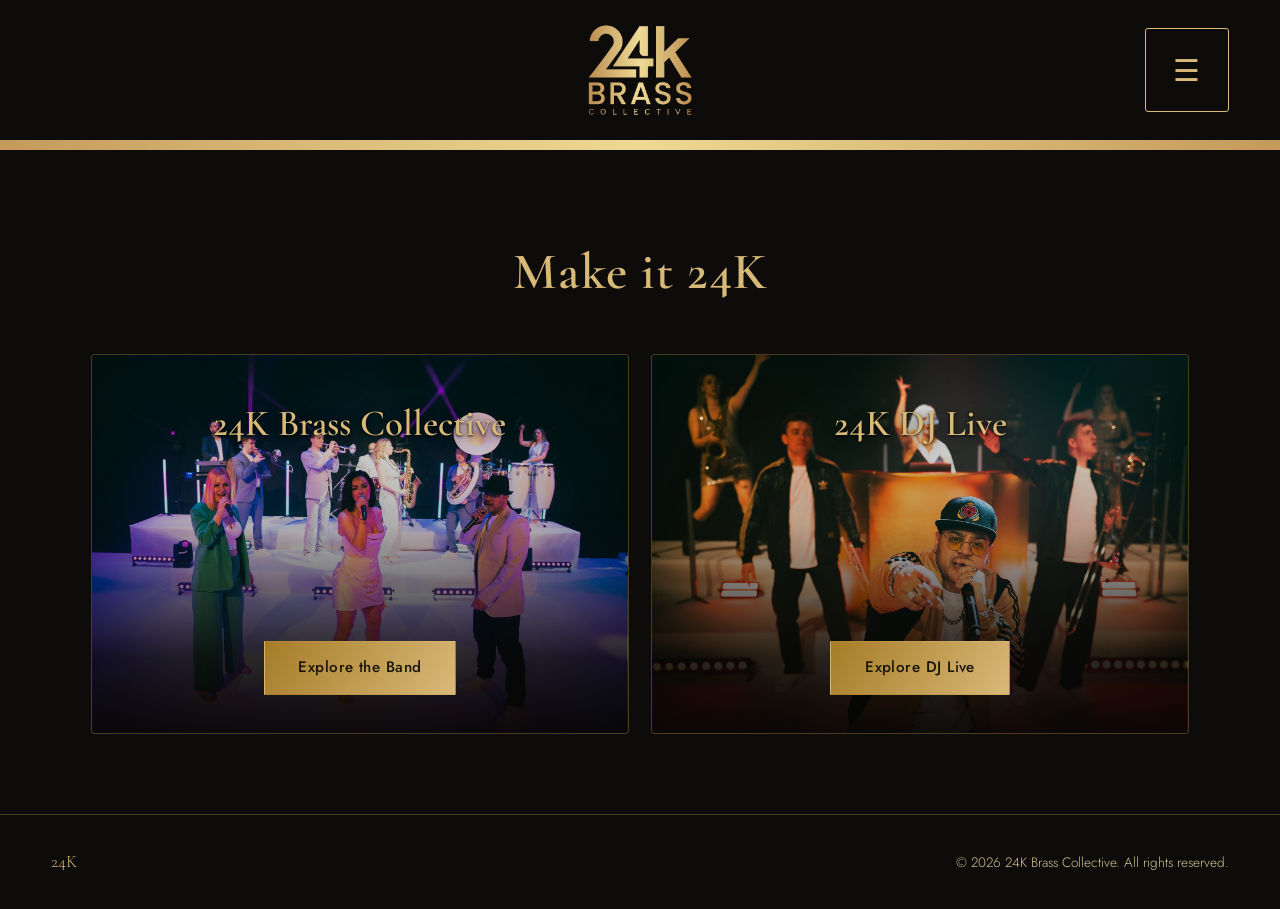
<file: index.html>
<!DOCTYPE html>
<html lang="en">
<head>
<meta charset="UTF-8">
<meta name="viewport" content="width=device-width, initial-scale=1.0">
<title>24K — Live Brass Band &amp; DJ Live for Weddings &amp; Events</title>
<meta name="description" content="24K brings your event to life — choose the full live brass experience with 24K Brass Collective, or 24K DJ Live for a DJ set fused with live horns and vocals.">
<link rel="stylesheet" href="styles.css">
</head>
<body style="background-color:#0d0c0a; margin:0;">

<header class="site-header centered" style="background-color:#0d0c0a;">
  <a class="brand" href="index.html">
    <img src="images/logo.png" alt="24K Brass Collective logo">
  </a>
  <nav class="main-nav">
    <button class="nav-toggle" aria-label="Toggle menu" aria-expanded="false"><span class="bars">☰</span></button>
    <ul>
      <li><a href="index.html" class="active">24K</a></li>
      <li class="nav-group-label"><a href="band/index.html">24K Brass Collective</a></li>
      <li class="nav-sub"><a href="band/photos.html">Photos</a></li>
      <li class="nav-sub"><a href="band/video.html">Videos</a></li>
      <li class="nav-sub"><a href="band/contact.html">Contact</a></li>
      <li class="nav-group-label"><a href="dj/index.html">24K DJ Live</a></li>
      <li class="nav-sub"><a href="dj/photos.html">Photos</a></li>
      <li class="nav-sub"><a href="dj/video.html">Videos</a></li>
      <li class="nav-sub"><a href="dj/contact.html">Contact</a></li>
    </ul>
  </nav>
</header>
<div class="gold-bar"></div>

<section class="landing-masthead">
  <p class="make-it-24k">Make it 24K</p>
</section>

<div class="offer-grid">

  <a class="offer-card" href="band/index.html" style="background-image: linear-gradient(to bottom, rgba(6,5,4,.05) 0%, rgba(6,5,4,.25) 45%, rgba(6,5,4,.85) 80%, rgba(6,5,4,.96) 100%), url('images/hero-home.jpg');">
    <h2>24K Brass Collective</h2>
    <span class="btn filled">Explore the Band</span>
  </a>

  <a class="offer-card" href="dj/index.html" style="background-image: linear-gradient(to bottom, rgba(6,5,4,.05) 0%, rgba(6,5,4,.25) 45%, rgba(6,5,4,.85) 80%, rgba(6,5,4,.96) 100%), url('images/hero-dj.jpg');">
    <h2>24K DJ Live</h2>
    <span class="btn filled">Explore DJ Live</span>
  </a>

</div>

<footer>
  <span class="footer-brand">24K</span>
  <span>&copy; 2026 24K Brass Collective. All rights reserved.</span>
</footer>

<script>
  // Darken effect: on desktop (a real mouse), rely purely on the CSS
  // :hover rule below — don't fight it with scroll-based toggling.
  // On touch devices, darken whichever card is nearest the centre of
  // the screen, within a narrow band so more of the photo stays visible.
  const cards = document.querySelectorAll('.offer-card');
  const supportsHover = window.matchMedia('(hover: hover) and (pointer: fine)').matches;
  if (cards.length && !supportsHover) {
    let ticking = false;
    function updateCenterCard() {
      const viewportCenter = window.innerHeight / 2;
      cards.forEach(card => {
        const rect = card.getBoundingClientRect();
        const cardCenter = rect.top + rect.height / 2;
        const distance = Math.abs(cardCenter - viewportCenter);
        card.classList.toggle('in-view', distance < rect.height * 0.18);
      });
      ticking = false;
    }
    function onScroll() {
      if (!ticking) {
        ticking = true;
        requestAnimationFrame(updateCenterCard);
      }
    }
    window.addEventListener('scroll', onScroll, { passive: true });
    window.addEventListener('resize', onScroll);
    updateCenterCard();
  }

  document.querySelectorAll('.nav-toggle').forEach(btn => {
    btn.addEventListener('click', () => {
      const nav = btn.closest('.main-nav');
      nav.classList.toggle('open');
    });
  });
  document.addEventListener('click', (e) => {
    document.querySelectorAll('.main-nav.open').forEach(nav => {
      if (!nav.contains(e.target)) nav.classList.remove('open');
    });
  });
</script>

</body>
</html>
</file>
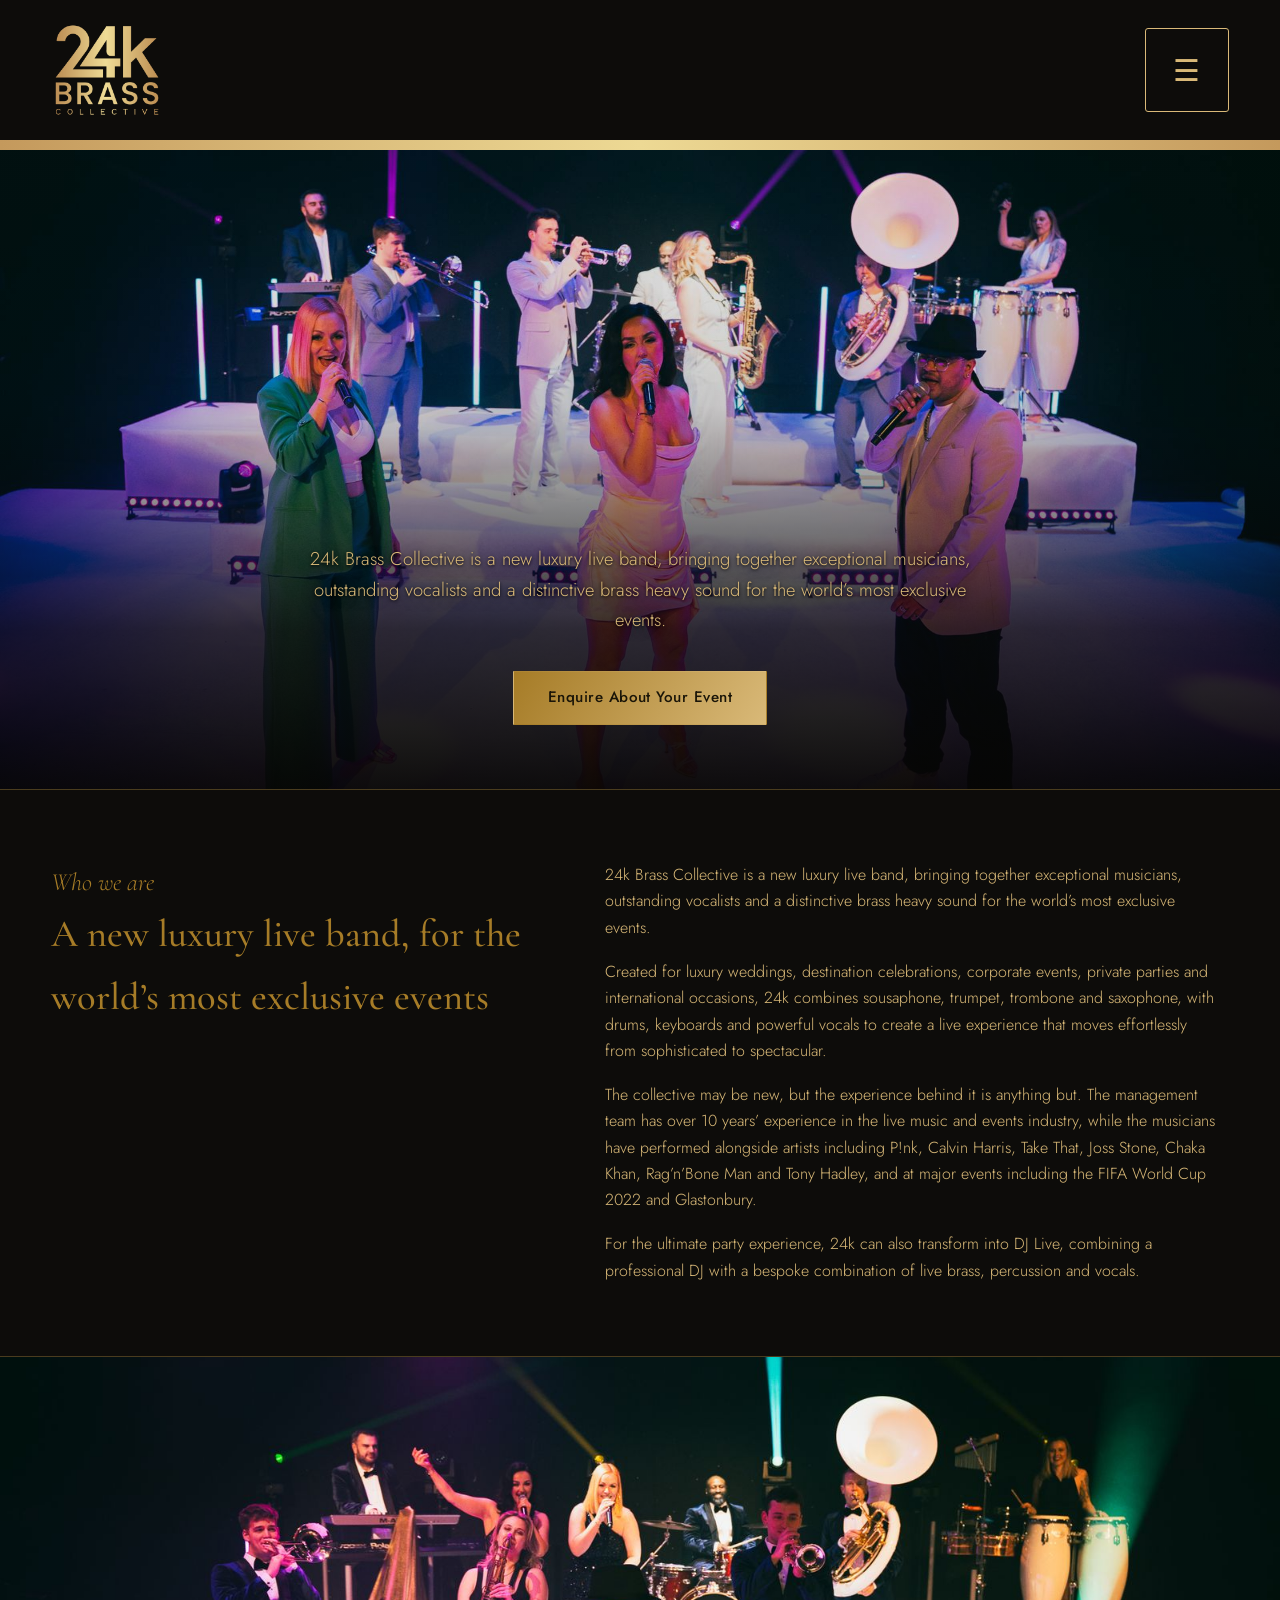
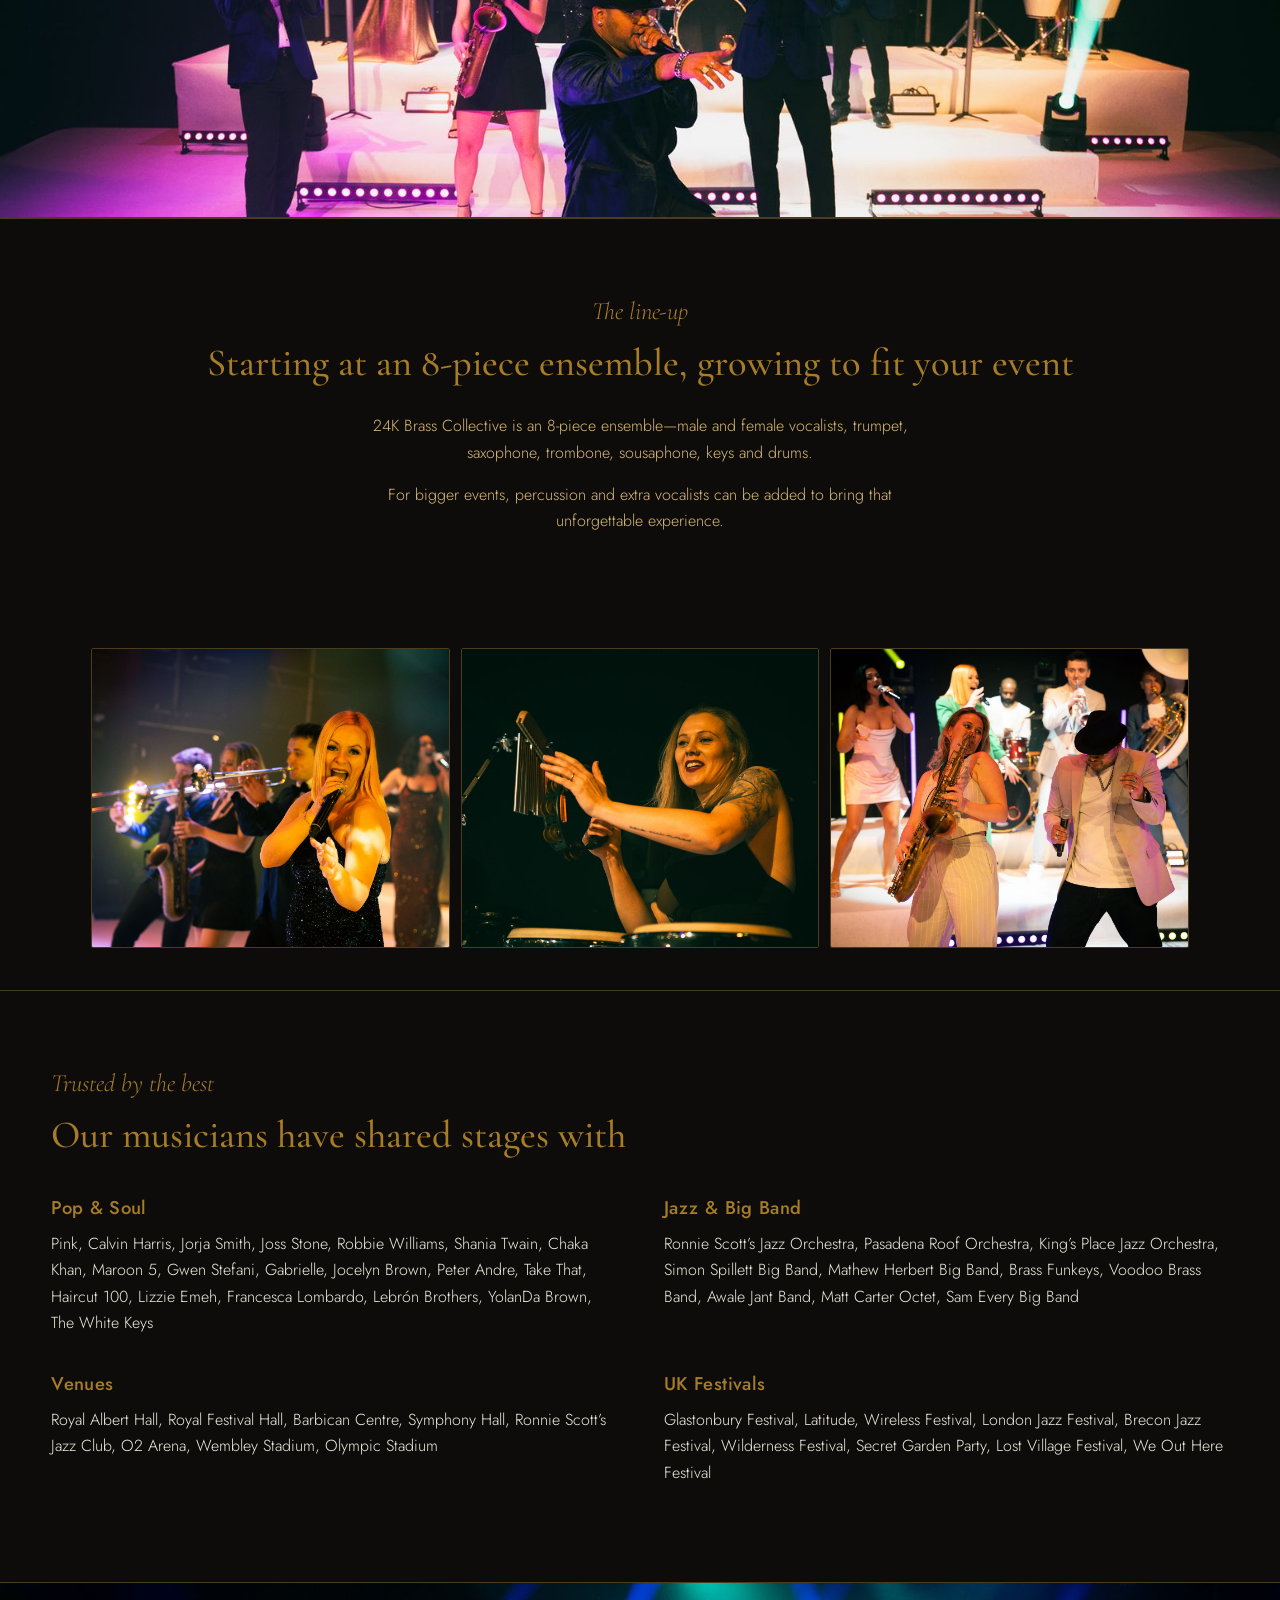
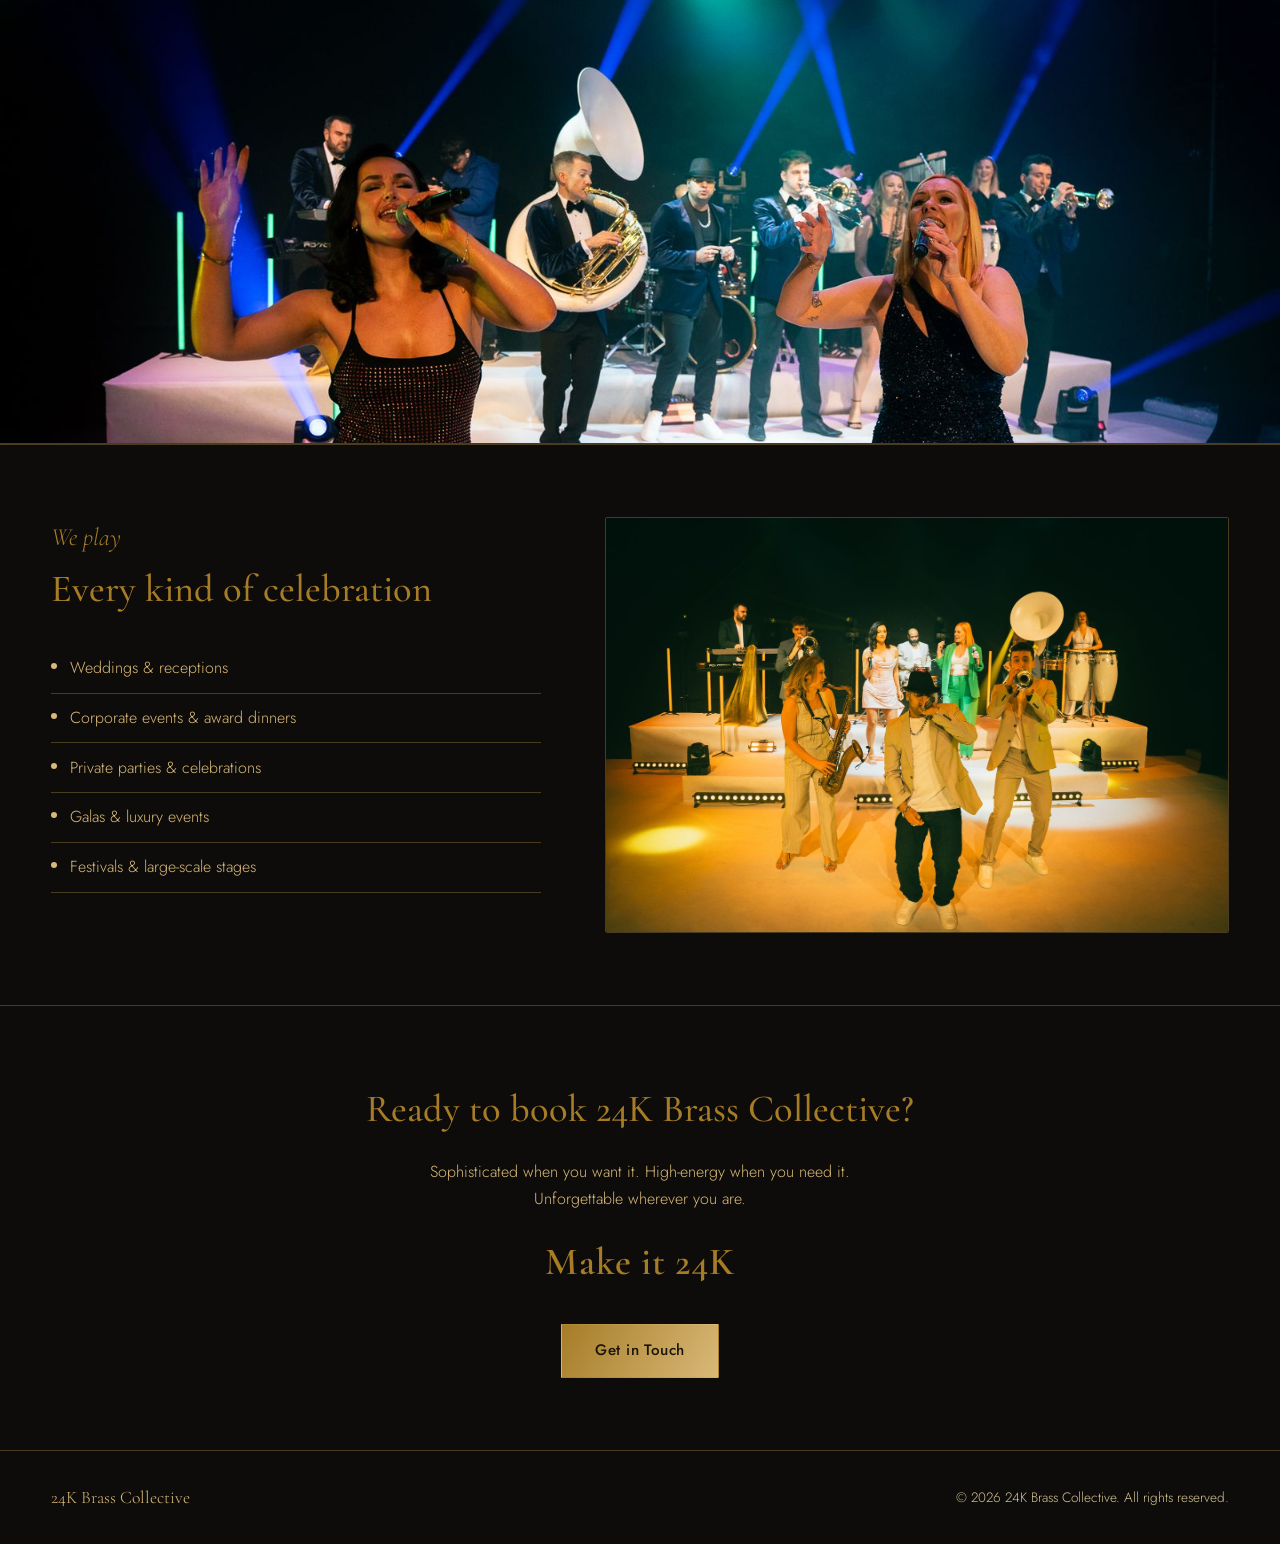
<file: band/index.html>
<!DOCTYPE html>
<html lang="en">
<head>
<meta charset="UTF-8">
<meta name="viewport" content="width=device-width, initial-scale=1.0">
<title>24K Brass Collective — Live Brass Band for Weddings &amp; Corporate Events</title>
<meta name="description" content="24k Brass Collective is a new luxury live band for the world's most exclusive events — luxury weddings, destination celebrations, corporate events and private parties. Brass-led sound, world-class musicians.">
<link rel="stylesheet" href="../styles.css">
</head>
<body style="background-color:#0d0c0a; margin:0;">

<header class="site-header" style="background-color:#0d0c0a;">
  <a class="brand" href="../index.html">
    <img src="../images/logo.png" alt="24K Brass Collective logo">
  </a>
  <nav class="main-nav">
    <button class="nav-toggle" aria-label="Toggle menu" aria-expanded="false"><span class="bars">☰</span></button>
    <ul>
      <li><a href="../index.html">24K</a></li>
      <li class="nav-group-label"><a href="index.html" class="active">24K Brass Collective</a></li>
      <li class="nav-sub"><a href="photos.html">Photos</a></li>
      <li class="nav-sub"><a href="video.html">Videos</a></li>
      <li class="nav-sub"><a href="contact.html">Contact</a></li>
      <li class="nav-group-label"><a href="../dj/index.html">24K DJ Live</a></li>
      <li class="nav-sub"><a href="../dj/photos.html">Photos</a></li>
      <li class="nav-sub"><a href="../dj/video.html">Videos</a></li>
      <li class="nav-sub"><a href="../dj/contact.html">Contact</a></li>
    </ul>
  </nav>
</header>
<div class="gold-bar"></div>

<section class="hero" style="background-image: linear-gradient(to bottom, rgba(6,5,4,.05) 0%, rgba(6,5,4,.15) 40%, rgba(6,5,4,.8) 75%, rgba(6,5,4,.96) 100%), url('../images/hero-home.jpg');">
  <p class="lede">24k Brass Collective is a new luxury live band, bringing together exceptional musicians, outstanding vocalists and a distinctive brass heavy sound for the world&rsquo;s most exclusive events.</p>
  <div style="margin-top:2.2rem;">
    <a class="btn filled" href="contact.html">Enquire About Your Event</a>
  </div>
</section>

<section>
  <div class="two-col">
    <div>
      <span class="eyebrow-line">Who we are</span>
      <h2 class="section-title">A new luxury live band, for the world&rsquo;s most exclusive events</h2>
    </div>
    <div class="prose">
      <p>24k Brass Collective is a new luxury live band, bringing together exceptional musicians, outstanding vocalists and a distinctive brass heavy sound for the world&rsquo;s most exclusive events.</p>
      <p>Created for luxury weddings, destination celebrations, corporate events, private parties and international occasions, 24k combines sousaphone, trumpet, trombone and saxophone, with drums, keyboards and powerful vocals to create a live experience that moves effortlessly from sophisticated to spectacular.</p>
      <p>The collective may be new, but the experience behind it is anything but. The management team has over 10 years&rsquo; experience in the live music and events industry, while the musicians have performed alongside artists including P!nk, Calvin Harris, Take That, Joss Stone, Chaka Khan, Rag&rsquo;n&rsquo;Bone Man and Tony Hadley, and at major events including the FIFA World Cup 2022 and Glastonbury.</p>
      <p>For the ultimate party experience, 24k can also transform into DJ Live, combining a professional DJ with a bespoke combination of live brass, percussion and vocals.</p>
    </div>
  </div>
</section>

<div class="photo-break">
  <img src="../images/band-gallery/gallery-wide-stage.jpg" alt="24K Brass Collective performing on stage">
</div>

<hr class="section-divider">

<section style="text-align:center;">
  <span class="eyebrow-line">The line-up</span>
  <h2 class="section-title">Starting at an 8-piece ensemble, growing to fit your event</h2>
  <p style="color:var(--gold-bright); max-width:66ch; margin:0.4rem auto 0;">24K Brass Collective is an 8-piece ensemble&mdash;male and female vocalists, trumpet, saxophone, trombone, sousaphone, keys and drums.</p>
  <p style="color:var(--gold-bright); margin:1rem auto 0; max-width:60ch;">For bigger events, percussion and extra vocalists can be added to bring that unforgettable experience.</p>
</section>

<div class="photo-grid cols-3">
  <img src="../images/band-gallery/gallery-singer-close.jpg" alt="24K Brass Collective vocalist performing">
  <img src="../images/band-gallery/gallery-percussion.jpg" alt="24K Brass Collective percussionist performing">
  <img src="../images/band-gallery/gallery-dj-sax.jpg" alt="24K Brass Collective saxophonist and vocalist performing">
</div>

<hr class="section-divider">

<section>
  <span class="eyebrow-line">Trusted by the best</span>
  <h2 class="section-title">Our musicians have shared stages with</h2>

  <div class="credits-block">
    <div>
      <h3>Pop &amp; Soul</h3>
      <p>Pink, Calvin Harris, Jorja Smith, Joss Stone, Robbie Williams, Shania Twain, Chaka Khan, Maroon 5, Gwen Stefani, Gabrielle, Jocelyn Brown, Peter Andre, Take That, Haircut 100, Lizzie Emeh, Francesca Lombardo, Lebr&oacute;n Brothers, YolanDa Brown, The White Keys</p>
    </div>
    <div>
      <h3>Jazz &amp; Big Band</h3>
      <p>Ronnie Scott&rsquo;s Jazz Orchestra, Pasadena Roof Orchestra, King&rsquo;s Place Jazz Orchestra, Simon Spillett Big Band, Mathew Herbert Big Band, Brass Funkeys, Voodoo Brass Band, Awale Jant Band, Matt Carter Octet, Sam Every Big Band</p>
    </div>
    <div>
      <h3>Venues</h3>
      <p>Royal Albert Hall, Royal Festival Hall, Barbican Centre, Symphony Hall, Ronnie Scott&rsquo;s Jazz Club, O2 Arena, Wembley Stadium, Olympic Stadium</p>
    </div>
    <div>
      <h3>UK Festivals</h3>
      <p>Glastonbury Festival, Latitude, Wireless Festival, London Jazz Festival, Brecon Jazz Festival, Wilderness Festival, Secret Garden Party, Lost Village Festival, We Out Here Festival</p>
    </div>
  </div>
</section>

<div class="photo-break">
  <img src="../images/band-gallery/gallery-duo-singers.jpg" alt="24K Brass Collective vocalists performing">
</div>

<hr class="section-divider">

<section>
  <div class="two-col">
    <div>
      <span class="eyebrow-line">We play</span>
      <h2 class="section-title">Every kind of celebration</h2>
      <ul class="enquiry-list" style="max-width:60ch;">
        <li>Weddings &amp; receptions</li>
        <li>Corporate events &amp; award dinners</li>
        <li>Private parties &amp; celebrations</li>
        <li>Galas &amp; luxury events</li>
        <li>Festivals &amp; large-scale stages</li>
      </ul>
    </div>
    <img class="section-photo" src="../images/section-we-play.jpg" alt="24K Brass Collective performing">
  </div>
</section>

<hr class="section-divider">

<section style="text-align:center;">
  <h2 class="section-title">Ready to book 24K Brass Collective?</h2>
  <p style="color:var(--gold-bright); max-width:52ch; margin:0 auto 1.2rem;">Sophisticated when you want it. High-energy when you need it.<br>Unforgettable wherever you are.</p>
  <p class="make-it-24k" style="font-size:clamp(1.6rem, 3.5vw, 2.4rem); margin:0 0 1.8rem; color:var(--gold-deep);">Make it 24K</p>
  <a class="btn filled" href="contact.html">Get in Touch</a>
</section>

<footer>
  <span class="footer-brand">24K Brass Collective</span>
  <span>&copy; 2026 24K Brass Collective. All rights reserved.</span>
</footer>

<script>
  const toggle = document.querySelector('.nav-toggle');
  const nav = document.querySelector('.main-nav');
  toggle.addEventListener('click', () => {
    nav.classList.toggle('open');
    toggle.setAttribute('aria-expanded', nav.classList.contains('open'));
  });
</script>

</body>
</html>
</file>
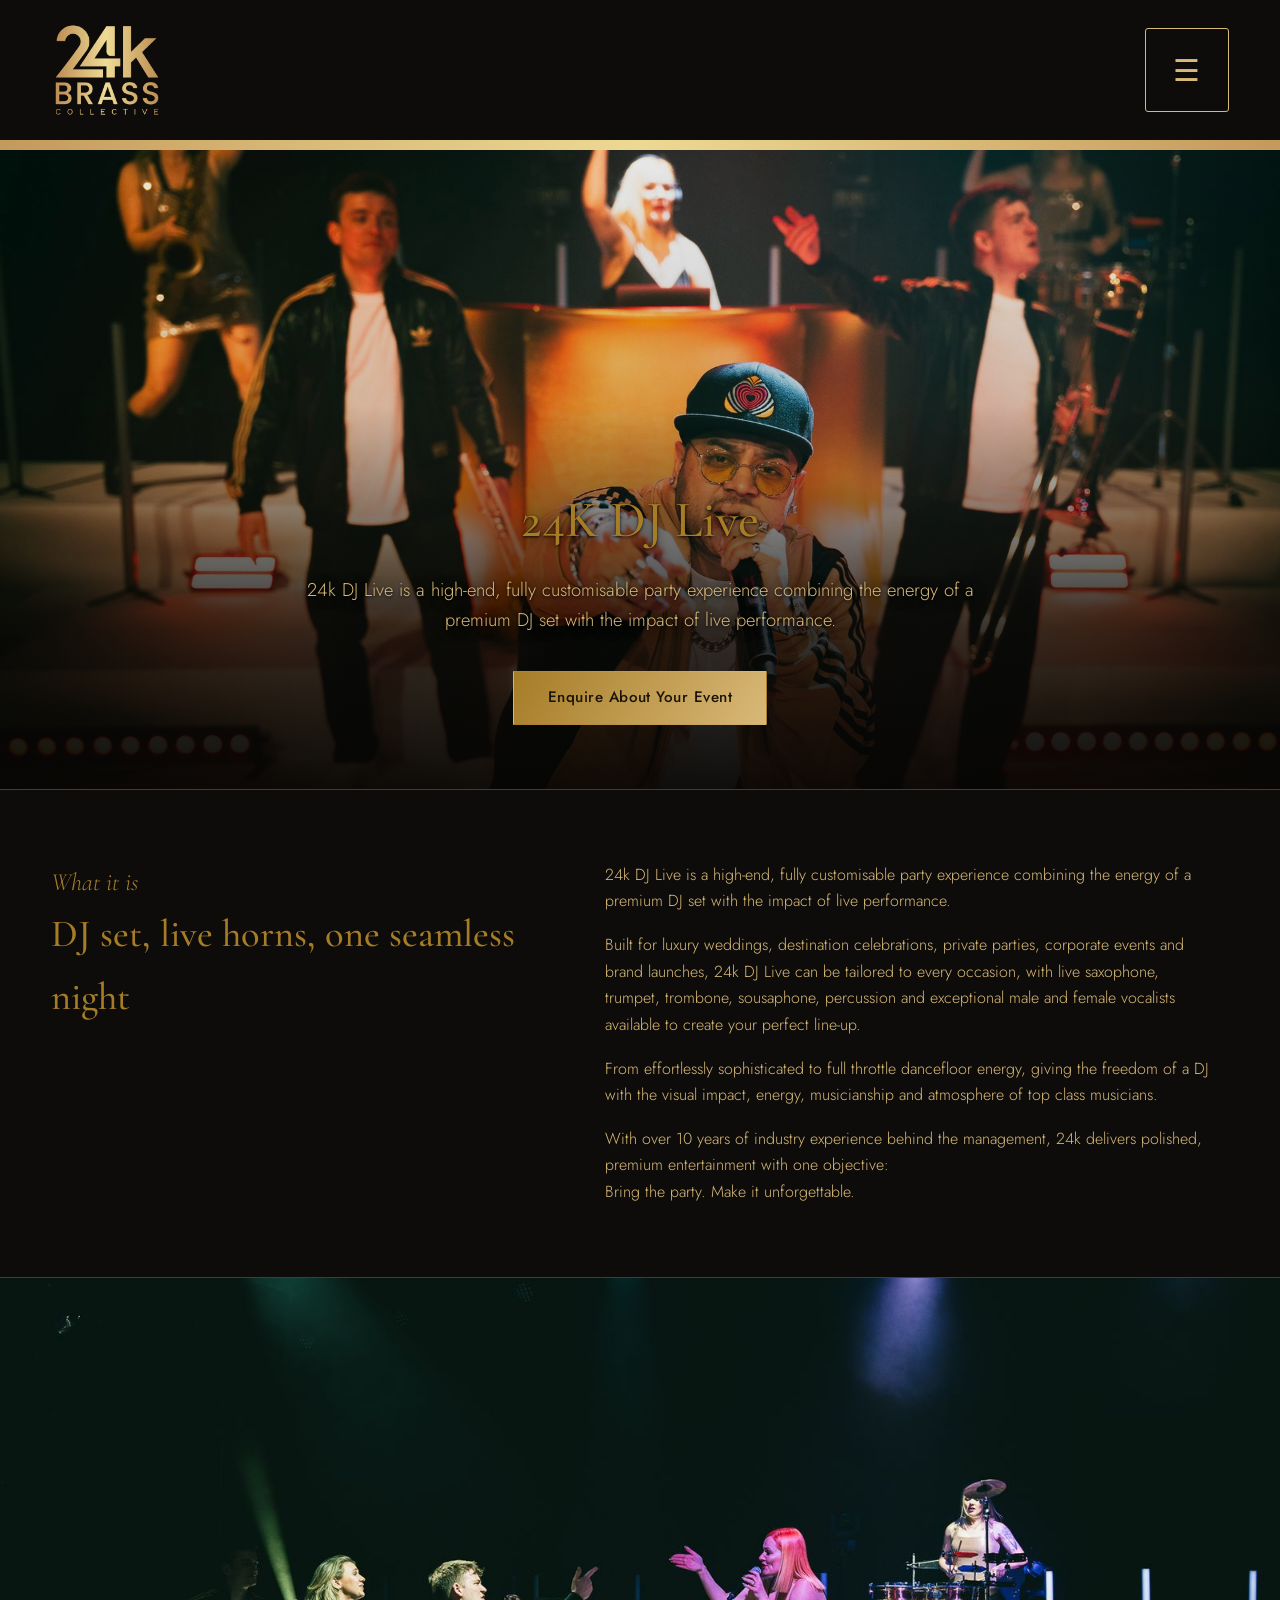
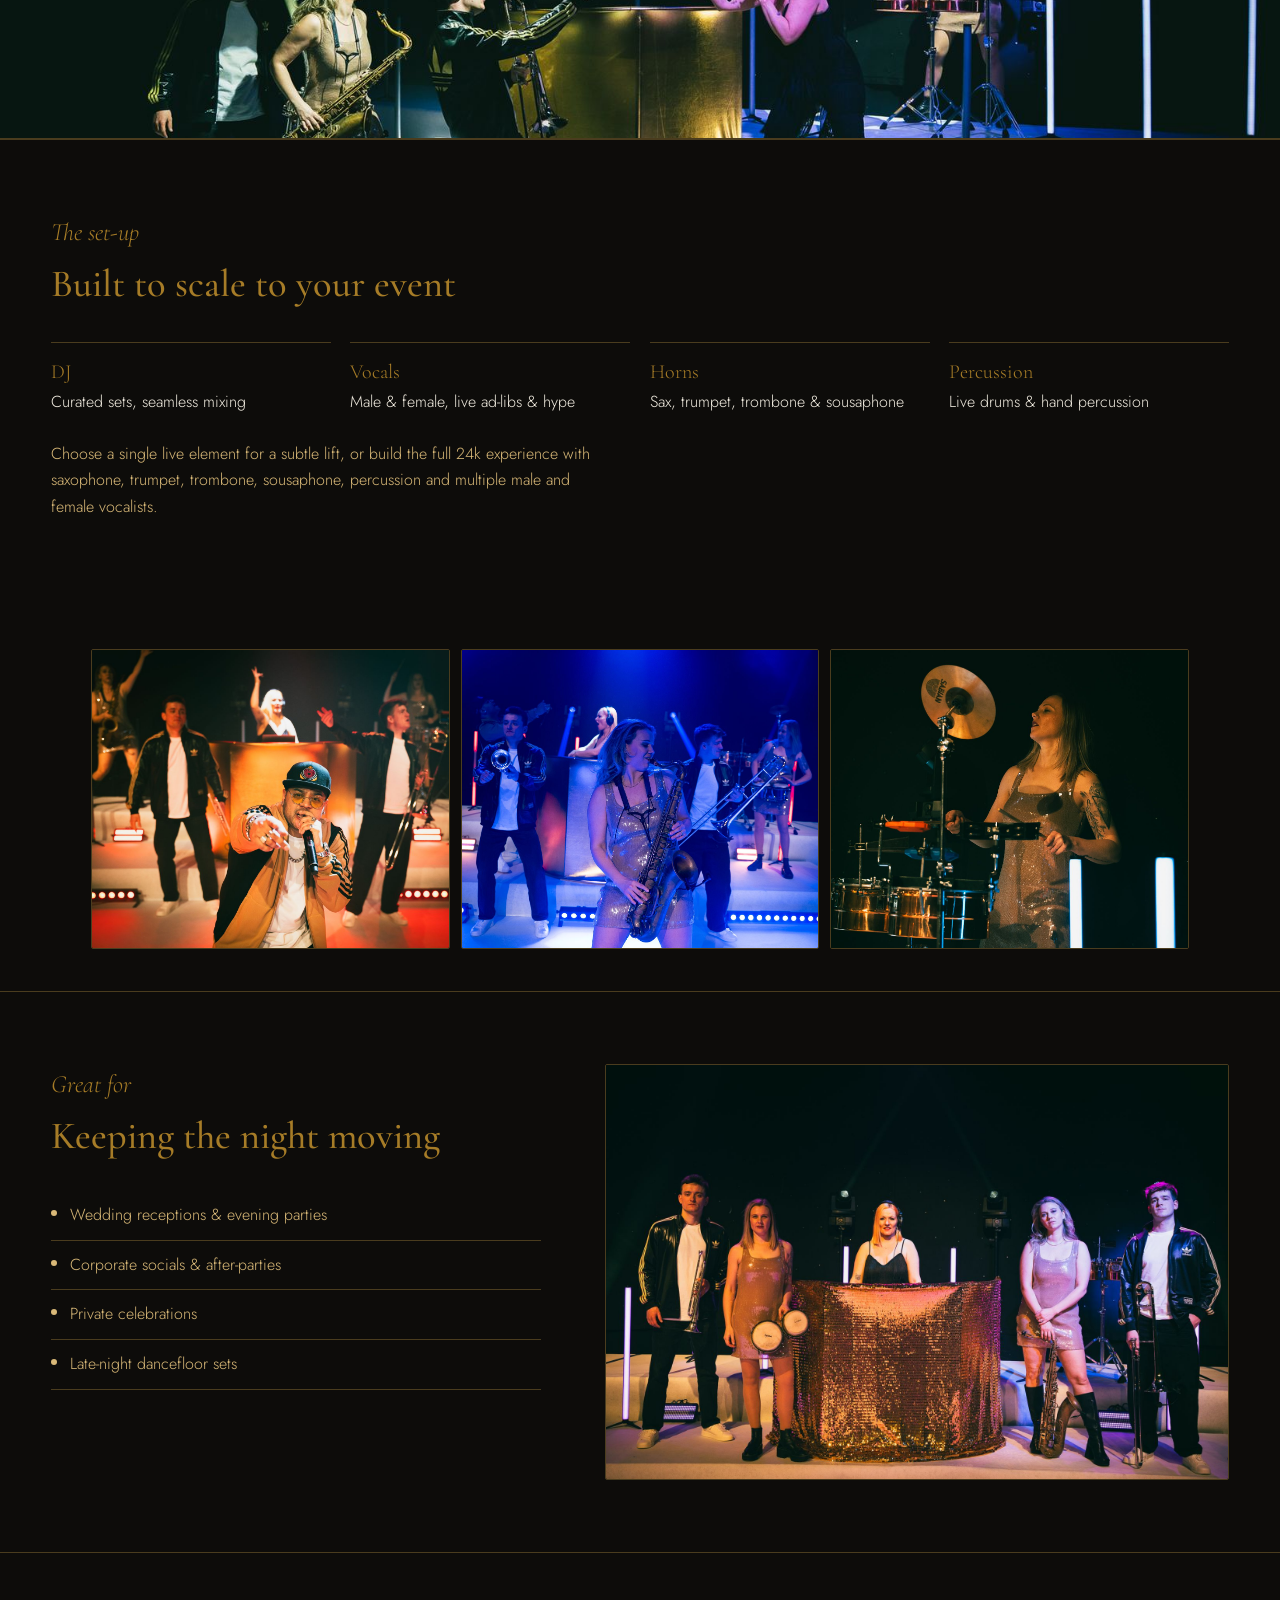
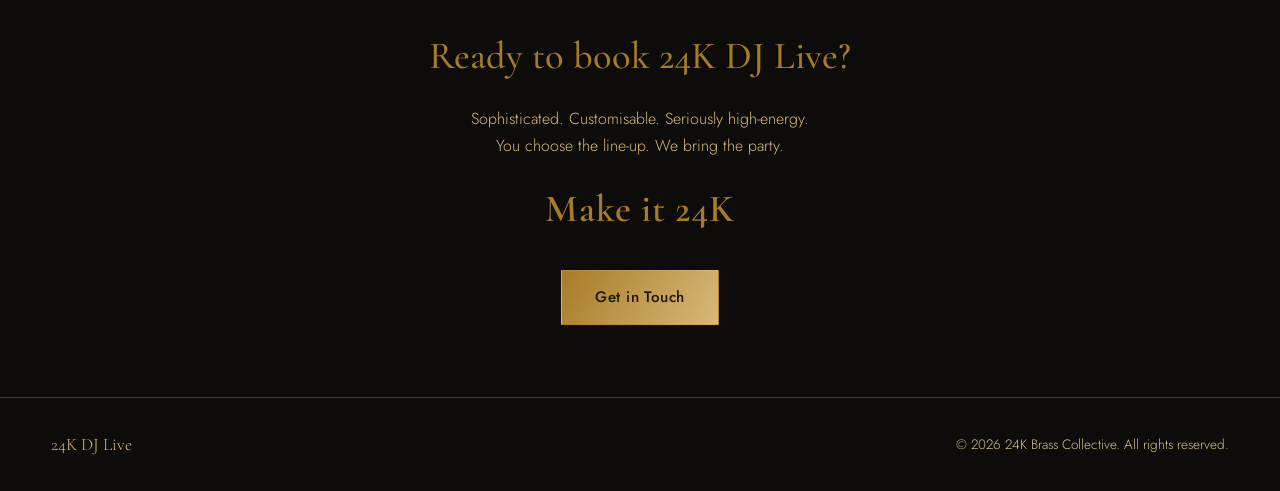
<file: dj/index.html>
<!DOCTYPE html>
<html lang="en">
<head>
<meta charset="UTF-8">
<meta name="viewport" content="width=device-width, initial-scale=1.0">
<title>24K DJ Live — Live Horns Meets DJ Set | 24K Brass Collective</title>
<meta name="description" content="24k DJ Live is a high-end, fully customisable party experience combining a premium DJ set with live brass, percussion and vocals — for luxury weddings, destination celebrations and corporate events.">
<link rel="stylesheet" href="../styles.css">
</head>
<body style="background-color:#0d0c0a; margin:0;">

<header class="site-header" style="background-color:#0d0c0a;">
  <a class="brand" href="../index.html">
    <img src="../images/logo.png" alt="24K Brass Collective logo">
  </a>
  <nav class="main-nav">
    <button class="nav-toggle" aria-label="Toggle menu" aria-expanded="false"><span class="bars">☰</span></button>
    <ul>
      <li><a href="../index.html">24K</a></li>
      <li class="nav-group-label"><a href="../band/index.html">24K Brass Collective</a></li>
      <li class="nav-sub"><a href="../band/photos.html">Photos</a></li>
      <li class="nav-sub"><a href="../band/video.html">Videos</a></li>
      <li class="nav-sub"><a href="../band/contact.html">Contact</a></li>
      <li class="nav-group-label"><a href="index.html" class="active">24K DJ Live</a></li>
      <li class="nav-sub"><a href="photos.html">Photos</a></li>
      <li class="nav-sub"><a href="video.html">Videos</a></li>
      <li class="nav-sub"><a href="contact.html">Contact</a></li>
    </ul>
  </nav>
</header>
<div class="gold-bar"></div>

<section class="hero" style="background-image: linear-gradient(to bottom, rgba(6,5,4,.05) 0%, rgba(6,5,4,.15) 40%, rgba(6,5,4,.8) 75%, rgba(6,5,4,.96) 100%), url('../images/hero-dj.jpg');">
  <h1 style="font-size:clamp(2.2rem, 5vw, 3.2rem); margin-bottom:0.8rem;">24K DJ Live</h1>
  <p class="lede">24k DJ Live is a high-end, fully customisable party experience combining the energy of a premium DJ set with the impact of live performance.</p>
  <div style="margin-top:2.2rem;">
    <a class="btn filled" href="contact.html">Enquire About Your Event</a>
  </div>
</section>

<section>
  <div class="two-col">
    <div>
      <span class="eyebrow-line">What it is</span>
      <h2 class="section-title">DJ set, live horns, one seamless night</h2>
    </div>
    <div class="prose">
      <p>24k DJ Live is a high-end, fully customisable party experience combining the energy of a premium DJ set with the impact of live performance.</p>
      <p>Built for luxury weddings, destination celebrations, private parties, corporate events and brand launches, 24k DJ Live can be tailored to every occasion, with live saxophone, trumpet, trombone, sousaphone, percussion and exceptional male and female vocalists available to create your perfect line-up.</p>
      <p>From effortlessly sophisticated to full throttle dancefloor energy, giving the freedom of a DJ with the visual impact, energy, musicianship and atmosphere of top class musicians.</p>
      <p>With over 10 years of industry experience behind the management, 24k delivers polished, premium entertainment with one objective:<br>Bring the party. Make it unforgettable.</p>
    </div>
  </div>
</section>

<div class="photo-break">
  <img src="../images/dj-gallery/gallery-group-booth.jpg" alt="24K DJ Live performing">
</div>

<hr class="section-divider">

<section>
  <span class="eyebrow-line">The set-up</span>
  <h2 class="section-title">Built to scale to your event</h2>
  <div class="roster-grid">
    <div class="roster-item"><div class="role">DJ</div>Curated sets, seamless mixing</div>
    <div class="roster-item"><div class="role">Vocals</div>Male &amp; female, live ad-libs &amp; hype</div>
    <div class="roster-item"><div class="role">Horns</div>Sax, trumpet, trombone &amp; sousaphone</div>
    <div class="roster-item"><div class="role">Percussion</div>Live drums &amp; hand percussion</div>
  </div>
  <p style="color:var(--gold-bright); margin-top:1.6rem; max-width:60ch;">Choose a single live element for a subtle lift, or build the full 24k experience with saxophone, trumpet, trombone, sousaphone, percussion and multiple male and female vocalists.</p>
</section>

<div class="photo-grid cols-3">
  <img src="../images/dj-gallery/gallery-mc-closeup.jpg" alt="24K DJ Live performer">
  <img src="../images/dj-gallery/gallery-sax-blue.jpg" alt="24K DJ Live saxophonist">
  <img src="../images/dj-gallery/gallery-percussion.jpg" alt="24K DJ Live percussionist">
</div>

<hr class="section-divider">

<section>
  <div class="two-col">
    <div>
      <span class="eyebrow-line">Great for</span>
      <h2 class="section-title">Keeping the night moving</h2>
      <ul class="enquiry-list" style="max-width:60ch;">
        <li>Wedding receptions &amp; evening parties</li>
        <li>Corporate socials &amp; after-parties</li>
        <li>Private celebrations</li>
        <li>Late-night dancefloor sets</li>
      </ul>
    </div>
    <img class="section-photo" src="../images/dj-gallery/gallery-group-formal.jpg" alt="24K DJ Live group portrait">
  </div>
</section>

<hr class="section-divider">

<section style="text-align:center;">
  <h2 class="section-title">Ready to book 24K DJ Live?</h2>
  <p style="color:var(--gold-bright); max-width:52ch; margin:0 auto 1.2rem;">Sophisticated. Customisable. Seriously high-energy.<br>You choose the line-up. We bring the party.</p>
  <p class="make-it-24k" style="font-size:clamp(1.6rem, 3.5vw, 2.4rem); margin:0 0 1.8rem; color:var(--gold-deep);">Make it 24K</p>
  <a class="btn filled" href="contact.html">Get in Touch</a>
</section>

<footer>
  <span class="footer-brand">24K DJ Live</span>
  <span>&copy; 2026 24K Brass Collective. All rights reserved.</span>
</footer>

<script>
  document.querySelectorAll('.nav-toggle').forEach(btn => {
    btn.addEventListener('click', () => {
      const nav = btn.closest('.main-nav');
      nav.classList.toggle('open');
    });
  });
  document.addEventListener('click', (e) => {
    document.querySelectorAll('.main-nav.open').forEach(nav => {
      if (!nav.contains(e.target)) nav.classList.remove('open');
    });
  });
</script>

</body>
</html>
</file>
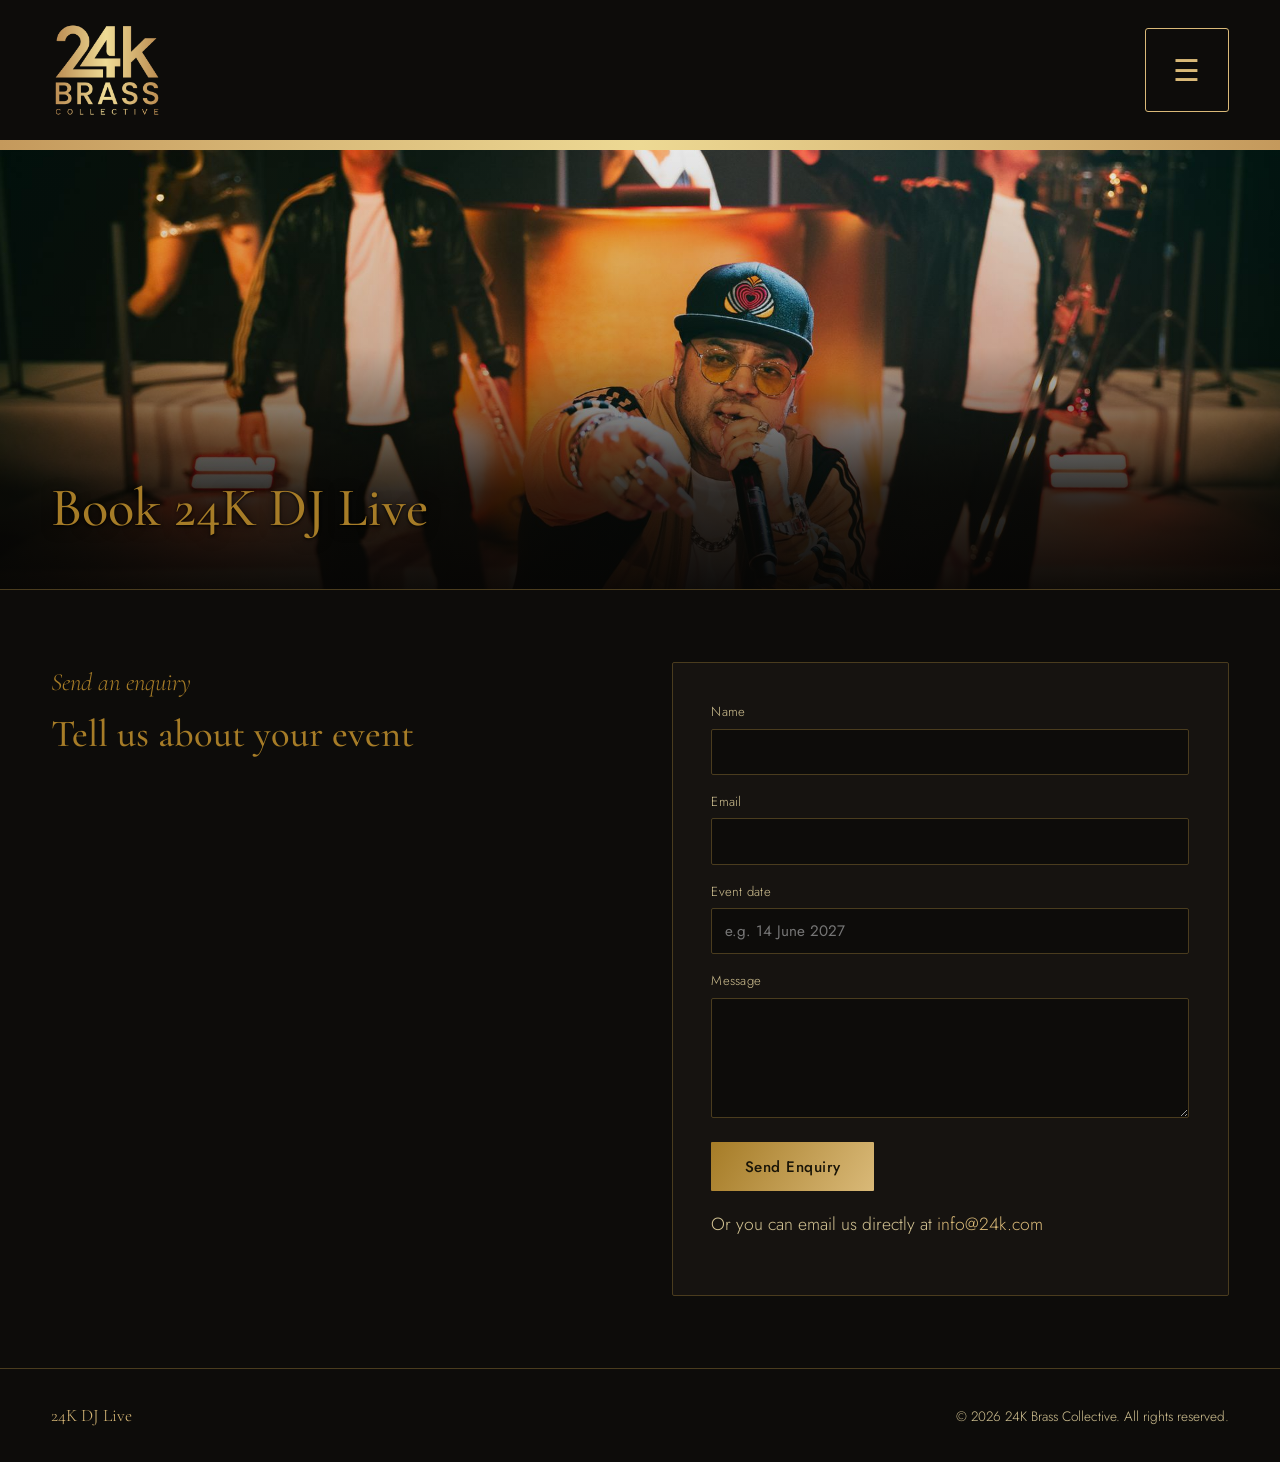
<file: contact.html>
<!DOCTYPE html>
<html lang="en">
<head>
<meta charset="UTF-8">
<meta name="viewport" content="width=device-width, initial-scale=1.0">
<title>Contact — 24K DJ Live</title>
<link rel="stylesheet" href="../styles.css">
</head>
<body style="background-color:#0d0c0a; margin:0;">

<header class="site-header" style="background-color:#0d0c0a;">
  <a class="brand" href="index.html">
    <img src="../images/logo.png" alt="24K Brass Collective logo">
  </a>
  <nav class="main-nav">
    <button class="nav-toggle" aria-label="Toggle menu" aria-expanded="false"><span class="bars">☰</span></button>
    <ul>
      <li><a href="../index.html">24K</a></li>
      <li><a href="../band/index.html">24K Brass Collective</a></li>
      <li><a href="index.html">Home</a></li>
      <li><a href="photos.html">Photos</a></li>
      <li><a href="video.html">Videos</a></li>
      <li><a href="contact.html" class="active">Contact</a></li>
    </ul>
  </nav>
</header>
<div class="gold-bar"></div>

<section class="hero-page" style="background-image: linear-gradient(to bottom, rgba(6,5,4,.05) 0%, rgba(6,5,4,.2) 45%, rgba(6,5,4,.82) 78%, rgba(6,5,4,.96) 100%), url('../images/hero-dj.jpg');">
  <h1>Book 24K DJ Live</h1>
</section>

<section>
  <div class="contact-grid">
    <div>
      <span class="eyebrow-line">Send an enquiry</span>
      <h2 class="section-title">Tell us about your event</h2>
    </div>

    <div class="contact-panel">
      <form class="contact-form" action="mailto:info@24k.com" method="post" enctype="text/plain">
        <div>
          <label for="dj-name">Name</label>
          <input type="text" id="dj-name" name="Name" required>
        </div>
        <div>
          <label for="dj-email">Email</label>
          <input type="email" id="dj-email" name="Email" required>
        </div>
        <div>
          <label for="dj-date">Event date</label>
          <input type="text" id="dj-date" name="Subject" placeholder="e.g. 14 June 2027">
        </div>
        <div>
          <label for="dj-message">Message</label>
          <textarea id="dj-message" name="Message" required></textarea>
        </div>
        <button type="submit" class="btn filled">Send Enquiry</button>
      </form>
      <p class="contact-form-note">Or you can email us directly at <a href="mailto:info@24k.com">info@24k.com</a></p>
    </div>
  </div>
</section>

<footer>
  <span class="footer-brand">24K DJ Live</span>
  <span>&copy; 2026 24K Brass Collective. All rights reserved.</span>
</footer>

<script>
  document.querySelectorAll('.nav-toggle').forEach(btn => {
    btn.addEventListener('click', () => {
      const nav = btn.closest('.main-nav');
      nav.classList.toggle('open');
    });
  });
  document.addEventListener('click', (e) => {
    document.querySelectorAll('.main-nav.open').forEach(nav => {
      if (!nav.contains(e.target)) nav.classList.remove('open');
    });
  });
</script>

</body>
</html>
</file>
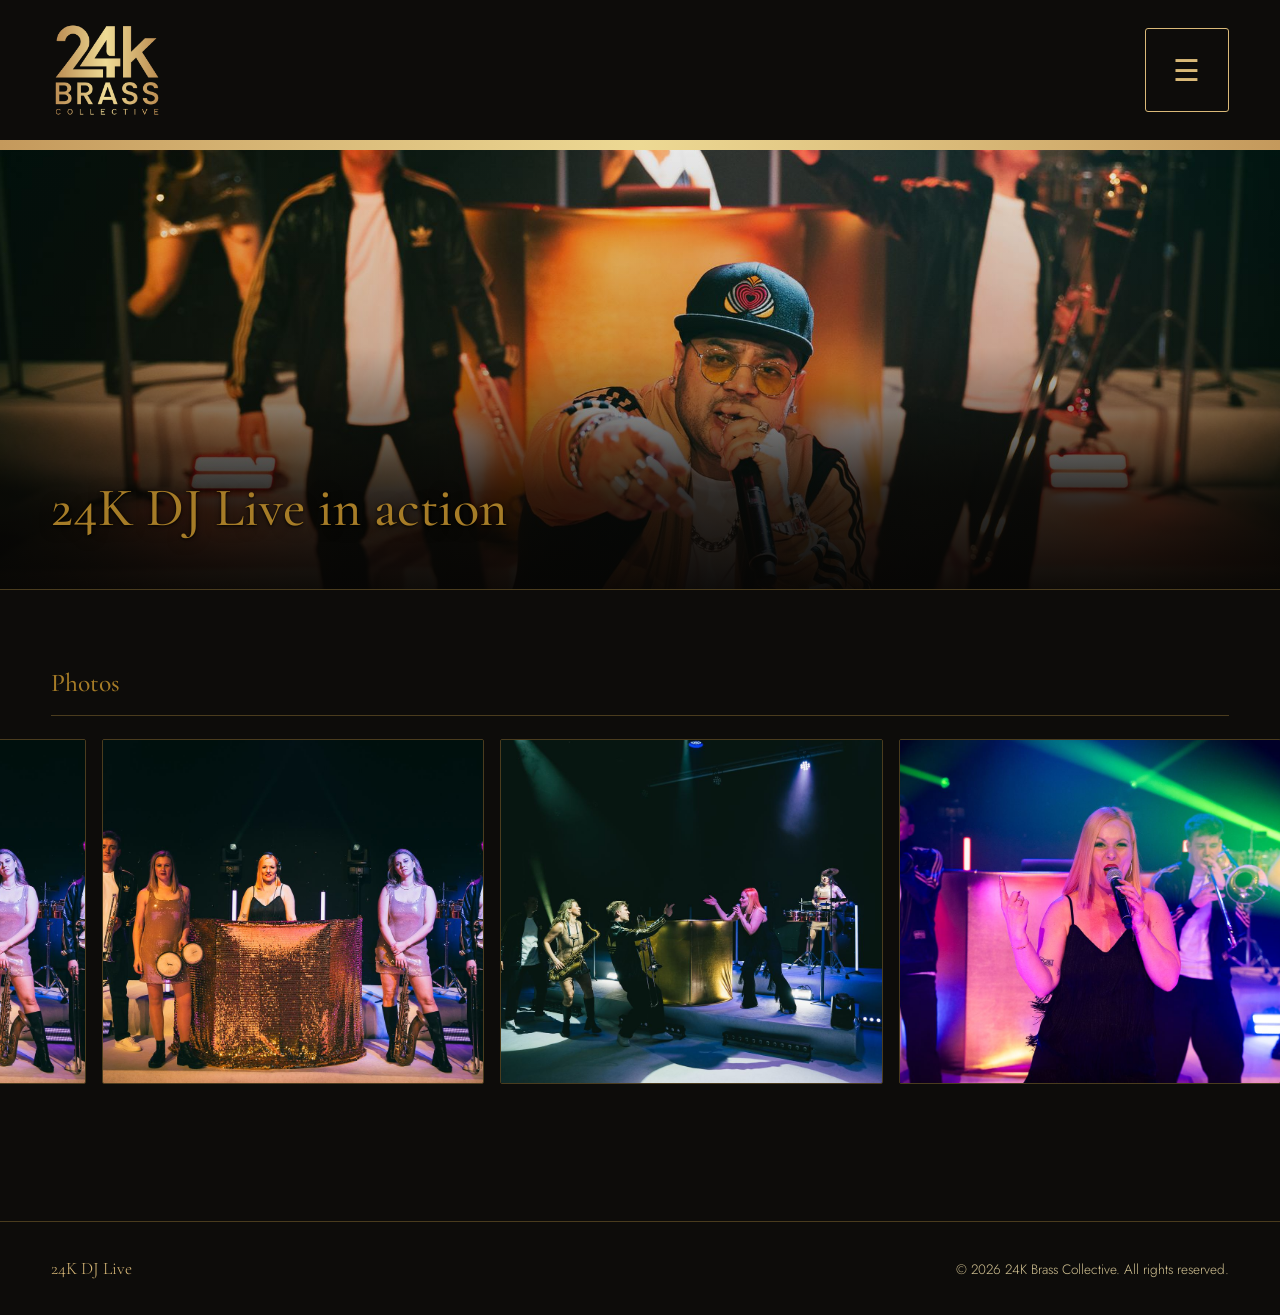
<file: photos.html>
<!DOCTYPE html>
<html lang="en">
<head>
<meta charset="UTF-8">
<meta name="viewport" content="width=device-width, initial-scale=1.0">
<title>Photos — 24K DJ Live</title>
<link rel="stylesheet" href="../styles.css">
</head>
<body style="background-color:#0d0c0a; margin:0;">

<header class="site-header" style="background-color:#0d0c0a;">
  <a class="brand" href="index.html">
    <img src="../images/logo.png" alt="24K Brass Collective logo">
  </a>
  <nav class="main-nav">
    <button class="nav-toggle" aria-label="Toggle menu" aria-expanded="false"><span class="bars">☰</span></button>
    <ul>
      <li><a href="../index.html">24K</a></li>
      <li><a href="../band/index.html">24K Brass Collective</a></li>
      <li><a href="index.html">Home</a></li>
      <li><a href="photos.html" class="active">Photos</a></li>
      <li><a href="video.html">Videos</a></li>
      <li><a href="contact.html">Contact</a></li>
    </ul>
  </nav>
</header>
<div class="gold-bar"></div>

<section class="hero-page" style="background-image: linear-gradient(to bottom, rgba(6,5,4,.05) 0%, rgba(6,5,4,.2) 45%, rgba(6,5,4,.82) 78%, rgba(6,5,4,.96) 100%), url('../images/hero-dj.jpg');">
  <h1>24K DJ Live in action</h1>
</section>

<section>
  <div class="gallery-set">
    <div class="gallery-set-header">
      <h2>Photos</h2>
    </div>
    <div class="gallery-carousel">
      <img src="../images/dj-1.jpg" alt="24K DJ Live performing">
      <img src="../images/dj-2.jpg" alt="24K DJ Live performing">
      <img src="../images/dj-3.jpg" alt="24K DJ Live performing">
      <img src="../images/dj-4.jpg" alt="24K DJ Live performing">
      <img src="../images/dj-5.jpg" alt="24K DJ Live performing">
      <img src="../images/dj-6.jpg" alt="24K DJ Live performing">
      <img src="../images/dj-7.jpg" alt="24K DJ Live performing">
      <img src="../images/dj-8.jpg" alt="24K DJ Live performing">
      <img src="../images/dj-9.jpg" alt="24K DJ Live performing">
      <img src="../images/dj-10.jpg" alt="24K DJ Live performing">
      <img src="../images/dj-11.jpg" alt="24K DJ Live performing">
      <img src="../images/dj-12.jpg" alt="24K DJ Live performing">
      <img src="../images/dj-13.jpg" alt="24K DJ Live performing">
    </div>
  </div>
</section>

<footer>
  <span class="footer-brand">24K DJ Live</span>
  <span>&copy; 2026 24K Brass Collective. All rights reserved.</span>
</footer>

<script>
  document.querySelectorAll('.nav-toggle').forEach(btn => {
    btn.addEventListener('click', () => {
      const nav = btn.closest('.main-nav');
      nav.classList.toggle('open');
    });
  });
  document.addEventListener('click', (e) => {
    document.querySelectorAll('.main-nav.open').forEach(nav => {
      if (!nav.contains(e.target)) nav.classList.remove('open');
    });
  });

  // Infinite-loop photo carousels: triple the slides, then silently
  // jump back/forward by one set width when nearing either end.
  function initInfiniteCarousel(el) {
    const originals = Array.from(el.children);
    if (originals.length < 2) return;
    originals.forEach(n => el.insertBefore(n.cloneNode(true), el.firstChild));
    originals.forEach(n => el.appendChild(n.cloneNode(true)));

    requestAnimationFrame(() => {
      el.scrollLeft = el.scrollWidth / 3;
    });

    let ticking = false;
    el.addEventListener('scroll', () => {
      if (ticking) return;
      ticking = true;
      requestAnimationFrame(() => {
        const setWidth = el.scrollWidth / 3;
        if (el.scrollLeft < setWidth * 0.5) {
          el.scrollLeft += setWidth;
        } else if (el.scrollLeft > setWidth * 2.5) {
          el.scrollLeft -= setWidth;
        }
        ticking = false;
      });
    });
  }

  document.querySelectorAll('.gallery-carousel').forEach(initInfiniteCarousel);
</script>

</body>
</html>
</file>
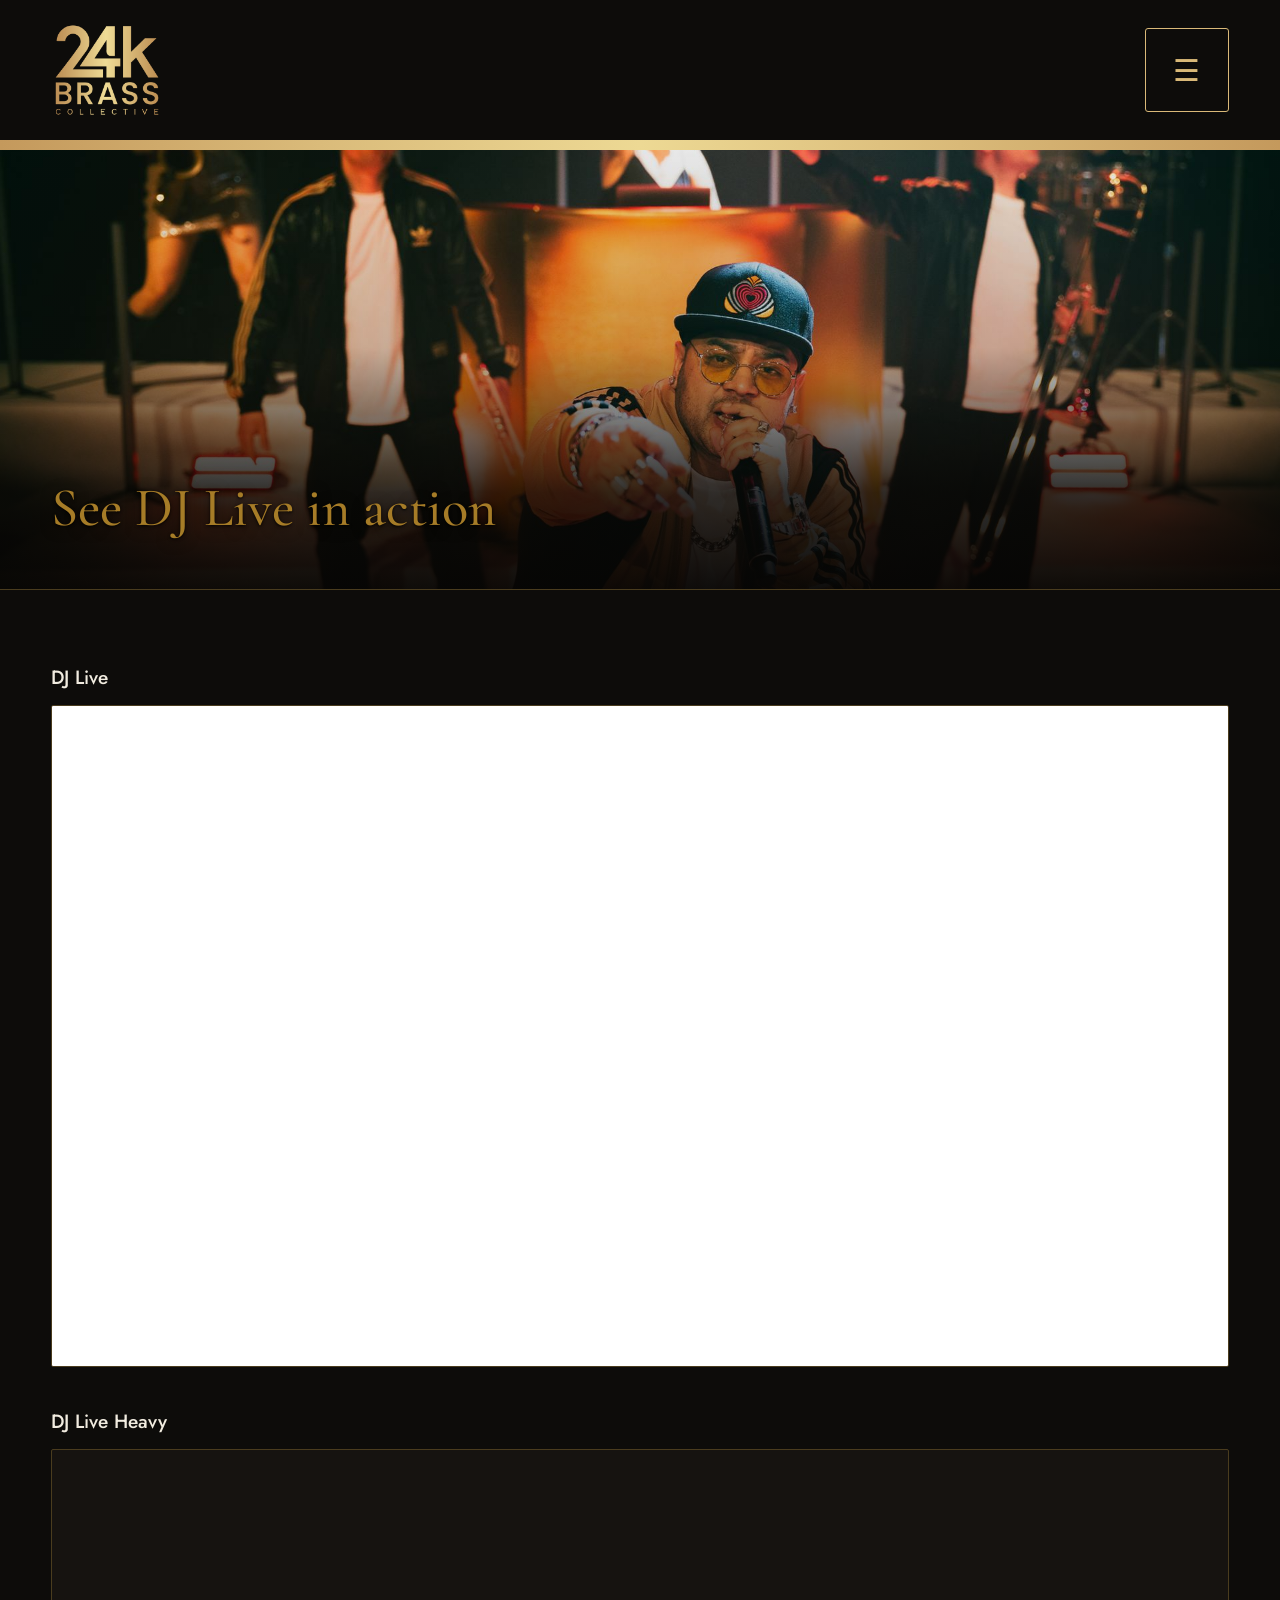
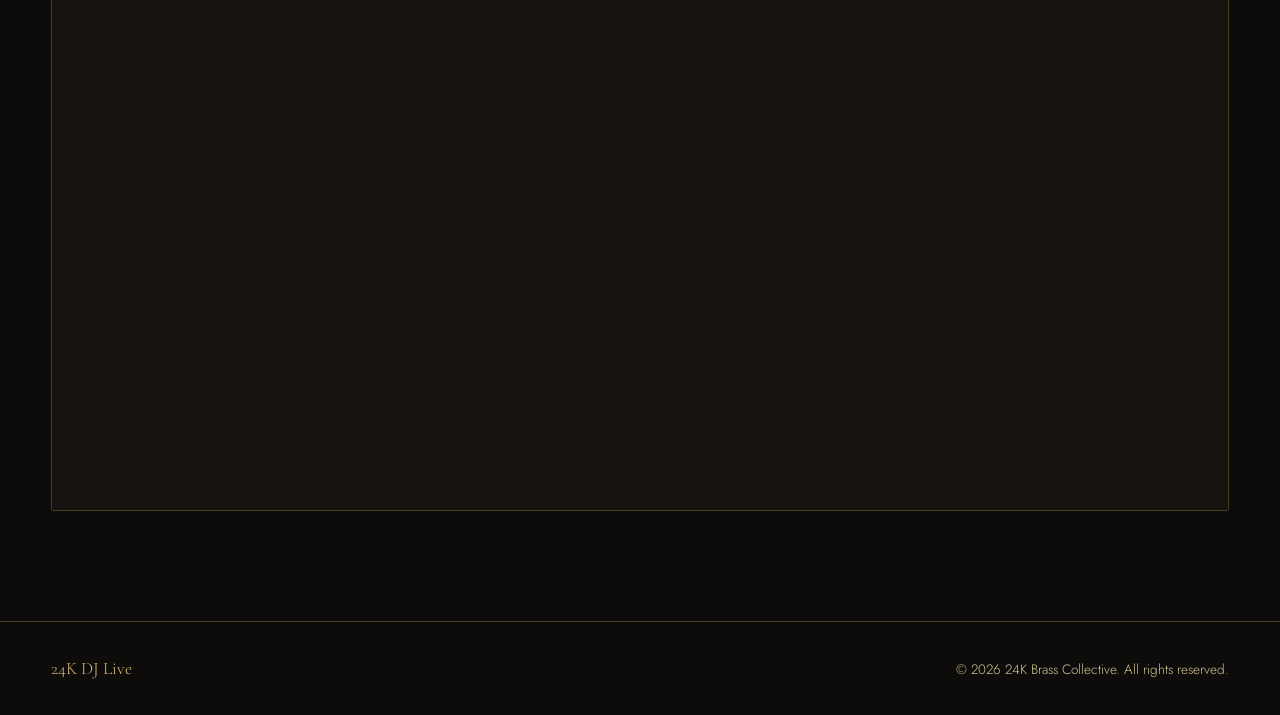
<file: video.html>
<!DOCTYPE html>
<html lang="en">
<head>
<meta charset="UTF-8">
<meta name="viewport" content="width=device-width, initial-scale=1.0">
<title>Videos — 24K DJ Live</title>
<link rel="stylesheet" href="../styles.css">
</head>
<body style="background-color:#0d0c0a; margin:0;">

<header class="site-header" style="background-color:#0d0c0a;">
  <a class="brand" href="index.html">
    <img src="../images/logo.png" alt="24K Brass Collective logo">
  </a>
  <nav class="main-nav">
    <button class="nav-toggle" aria-label="Toggle menu" aria-expanded="false"><span class="bars">☰</span></button>
    <ul>
      <li><a href="../index.html">24K</a></li>
      <li><a href="../band/index.html">24K Brass Collective</a></li>
      <li><a href="index.html">Home</a></li>
      <li><a href="photos.html">Photos</a></li>
      <li><a href="video.html" class="active">Videos</a></li>
      <li><a href="contact.html">Contact</a></li>
    </ul>
  </nav>
</header>
<div class="gold-bar"></div>

<section class="hero-page" style="background-image: linear-gradient(to bottom, rgba(6,5,4,.05) 0%, rgba(6,5,4,.2) 45%, rgba(6,5,4,.82) 78%, rgba(6,5,4,.96) 100%), url('../images/hero-dj.jpg');">
  <h1>See DJ Live in action</h1>
</section>

<section>

  <div class="video-item">
    <h3>DJ Live</h3>
    <div class="video-embed">
      <iframe src="https://www.youtube.com/embed/H--lTV_y2_g" allow="autoplay; encrypted-media" allowfullscreen title="24K DJ Live"></iframe>
    </div>
  </div>

  <div class="video-item">
    <h3>DJ Live Heavy</h3>
    <div class="video-embed">
      <iframe src="https://www.youtube.com/embed/vpVxa757iM0" allow="autoplay; encrypted-media" allowfullscreen title="24K DJ Live Heavy"></iframe>
    </div>
  </div>

</section>

<footer>
  <span class="footer-brand">24K DJ Live</span>
  <span>&copy; 2026 24K Brass Collective. All rights reserved.</span>
</footer>

<script>
  document.querySelectorAll('.nav-toggle').forEach(btn => {
    btn.addEventListener('click', () => {
      const nav = btn.closest('.main-nav');
      nav.classList.toggle('open');
    });
  });
  document.addEventListener('click', (e) => {
    document.querySelectorAll('.main-nav.open').forEach(nav => {
      if (!nav.contains(e.target)) nav.classList.remove('open');
    });
  });
</script>

</body>
</html>
</file>
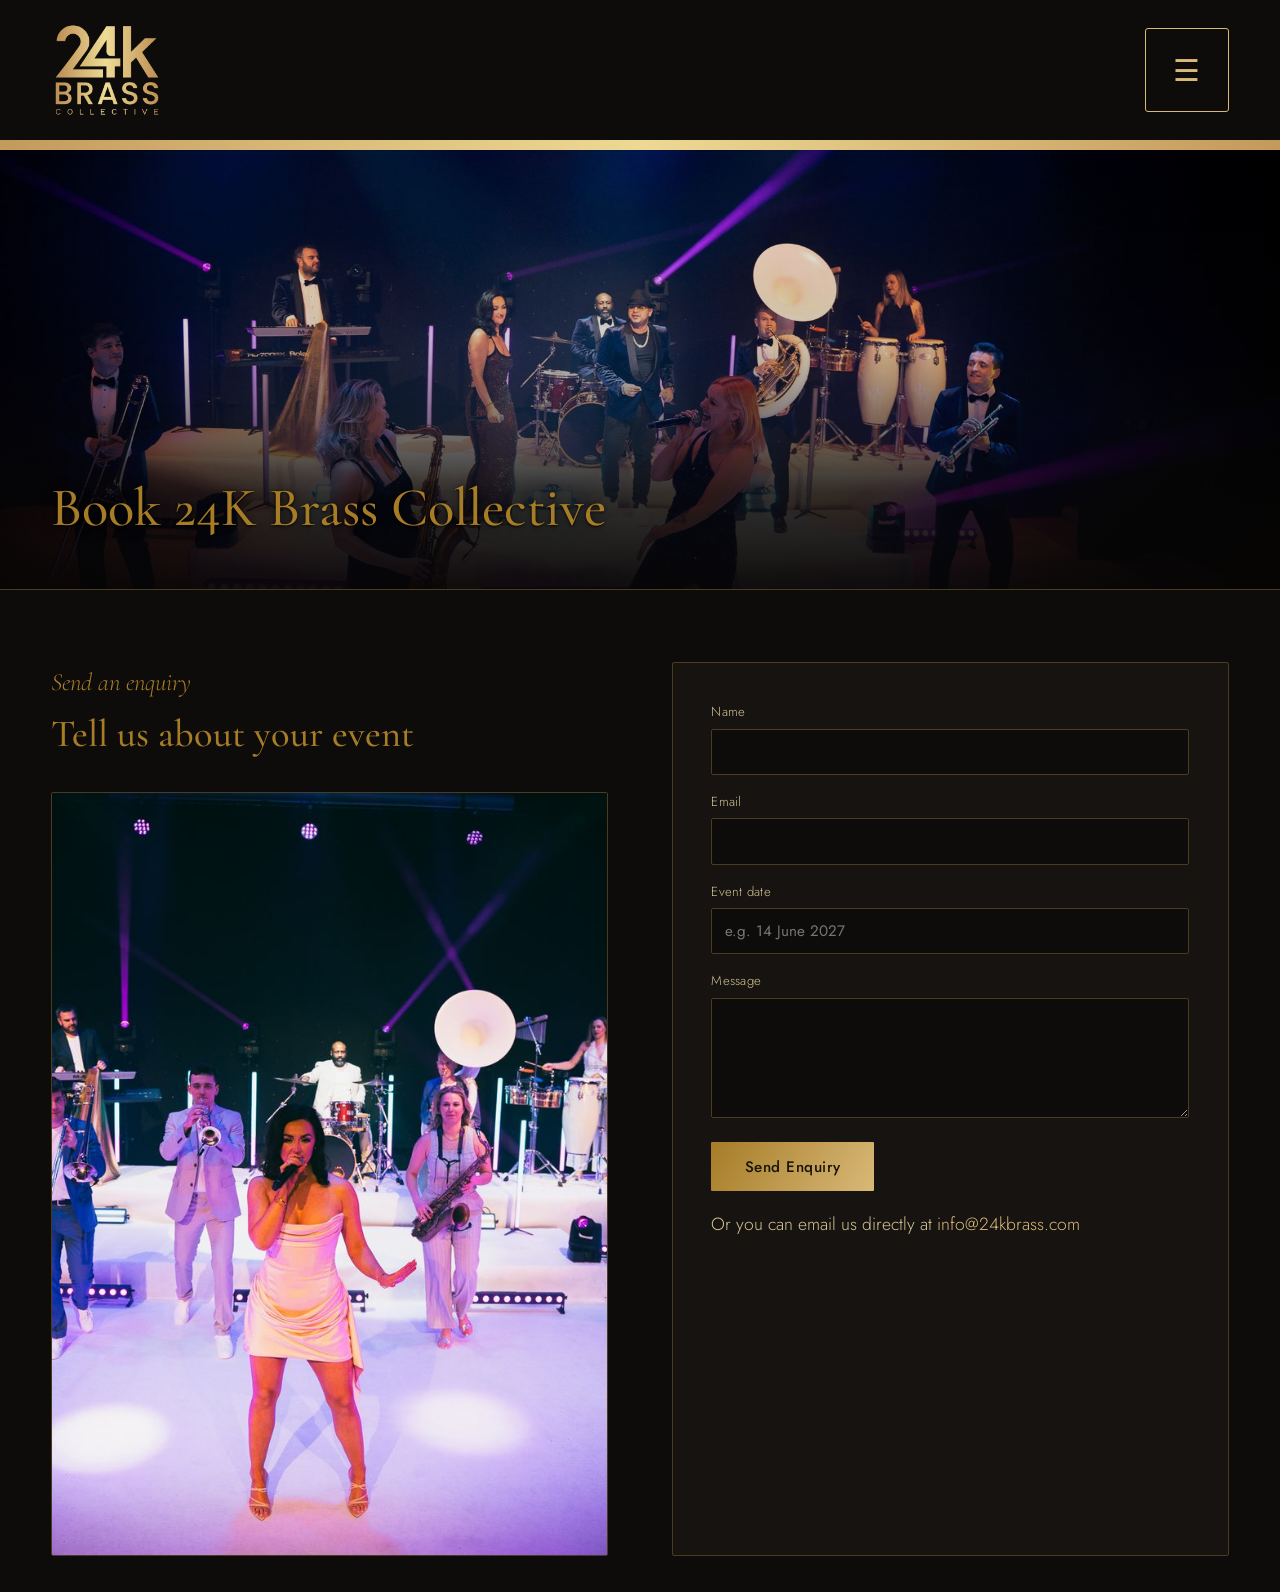
<file: band/contact.html>
<!DOCTYPE html>
<html lang="en">
<head>
<meta charset="UTF-8">
<meta name="viewport" content="width=device-width, initial-scale=1.0">
<title>Contact — 24K Brass Collective</title>
<link rel="stylesheet" href="../styles.css">
</head>
<body style="background-color:#0d0c0a; margin:0;">

<header class="site-header" style="background-color:#0d0c0a;">
  <a class="brand" href="../index.html">
    <img src="../images/logo.png" alt="24K Brass Collective logo">
  </a>
  <nav class="main-nav">
    <button class="nav-toggle" aria-label="Toggle menu" aria-expanded="false"><span class="bars">☰</span></button>
    <ul>
      <li><a href="../index.html">24K</a></li>
      <li class="nav-group-label"><a href="index.html">24K Brass Collective</a></li>
      <li class="nav-sub"><a href="photos.html">Photos</a></li>
      <li class="nav-sub"><a href="video.html">Videos</a></li>
      <li class="nav-sub"><a href="contact.html" class="active">Contact</a></li>
      <li class="nav-group-label"><a href="../dj/index.html">24K DJ Live</a></li>
      <li class="nav-sub"><a href="../dj/photos.html">Photos</a></li>
      <li class="nav-sub"><a href="../dj/video.html">Videos</a></li>
      <li class="nav-sub"><a href="../dj/contact.html">Contact</a></li>
    </ul>
  </nav>
</header>
<div class="gold-bar"></div>

<section class="hero-page" style="background-image: linear-gradient(to bottom, rgba(6,5,4,.05) 0%, rgba(6,5,4,.2) 45%, rgba(6,5,4,.82) 78%, rgba(6,5,4,.96) 100%), url('../images/hero-contact.jpg');">
  <h1>Book 24K Brass Collective</h1>
</section>

<section>
  <div class="contact-grid">
    <div>
      <span class="eyebrow-line">Send an enquiry</span>
      <h2 class="section-title">Tell us about your event</h2>
      <img class="section-photo" id="contact-photo" src="../images/section-contact.jpg" alt="24K Brass Collective performing" style="margin-top:1.6rem;">
    </div>

    <div class="contact-panel">
      <form class="contact-form" id="band-contact-form" action="https://formspree.io/f/xljdwabb" method="POST">
        <input type="hidden" name="_subject" value="24K Brass Collective enquiry">
        <div>
          <label for="band-name">Name</label>
          <input type="text" id="band-name" name="name" required>
        </div>
        <div>
          <label for="band-email">Email</label>
          <input type="email" id="band-email" name="email" required>
        </div>
        <div>
          <label for="band-date">Event date</label>
          <input type="text" id="band-date" name="event_date" placeholder="e.g. 14 June 2027">
        </div>
        <div>
          <label for="band-message">Message</label>
          <textarea id="band-message" name="message" required></textarea>
        </div>
        <button type="submit" class="btn filled">Send Enquiry</button>
        <p class="form-status" id="band-form-status"></p>
      </form>
      <p class="contact-form-note">Or you can email us directly at <a href="mailto:info@24kbrass.com">info@24kbrass.com</a></p>
    </div>
  </div>
</section>

<footer>
  <span class="footer-brand">24K Brass Collective</span>
  <span>&copy; 2026 24K Brass Collective. All rights reserved.</span>
</footer>

<script>
  const toggle = document.querySelector('.nav-toggle');
  const nav = document.querySelector('.main-nav');
  toggle.addEventListener('click', () => {
    nav.classList.toggle('open');
    toggle.setAttribute('aria-expanded', nav.classList.contains('open'));
  });

  // Match the contact photo's height to the form panel's rendered height,
  // so it never runs past it — only on wide screens where they sit side by side.
  function matchContactPhotoHeight() {
    const photo = document.getElementById('contact-photo');
    const panel = document.querySelector('.contact-panel');
    if (!photo || !panel) return;
    if (window.innerWidth > 800) {
      photo.style.height = panel.offsetHeight + 'px';
    } else {
      photo.style.height = '';
    }
  }
  window.addEventListener('load', matchContactPhotoHeight);
  window.addEventListener('resize', matchContactPhotoHeight);

  // Submit straight to Formspree via fetch, no mail app needed.
  const bandForm = document.getElementById('band-contact-form');
  const bandStatus = document.getElementById('band-form-status');
  bandForm.addEventListener('submit', function (e) {
    e.preventDefault();
    const dateVal = document.getElementById('band-date').value;
    bandForm.querySelector('input[name="_subject"]').value = dateVal
      ? `24K Brass Collective enquiry \u2014 ${dateVal}`
      : '24K Brass Collective enquiry';
    const submitBtn = bandForm.querySelector('button[type="submit"]');
    submitBtn.disabled = true;
    bandStatus.classList.remove('show', 'error');
    fetch(bandForm.action, {
      method: 'POST',
      body: new FormData(bandForm),
      headers: { Accept: 'application/json' }
    }).then((response) => {
      submitBtn.disabled = false;
      if (response.ok) {
        bandForm.reset();
        bandStatus.textContent = "Thanks — we've got your enquiry and will be in touch soon.";
        bandStatus.classList.add('show');
      } else {
        bandStatus.textContent = 'Something went wrong sending that — please try again, or email us directly below.';
        bandStatus.classList.add('show', 'error');
      }
    }).catch(() => {
      submitBtn.disabled = false;
      bandStatus.textContent = 'Something went wrong sending that — please try again, or email us directly below.';
      bandStatus.classList.add('show', 'error');
    });
  });
</script>

</body>
</html>
</file>
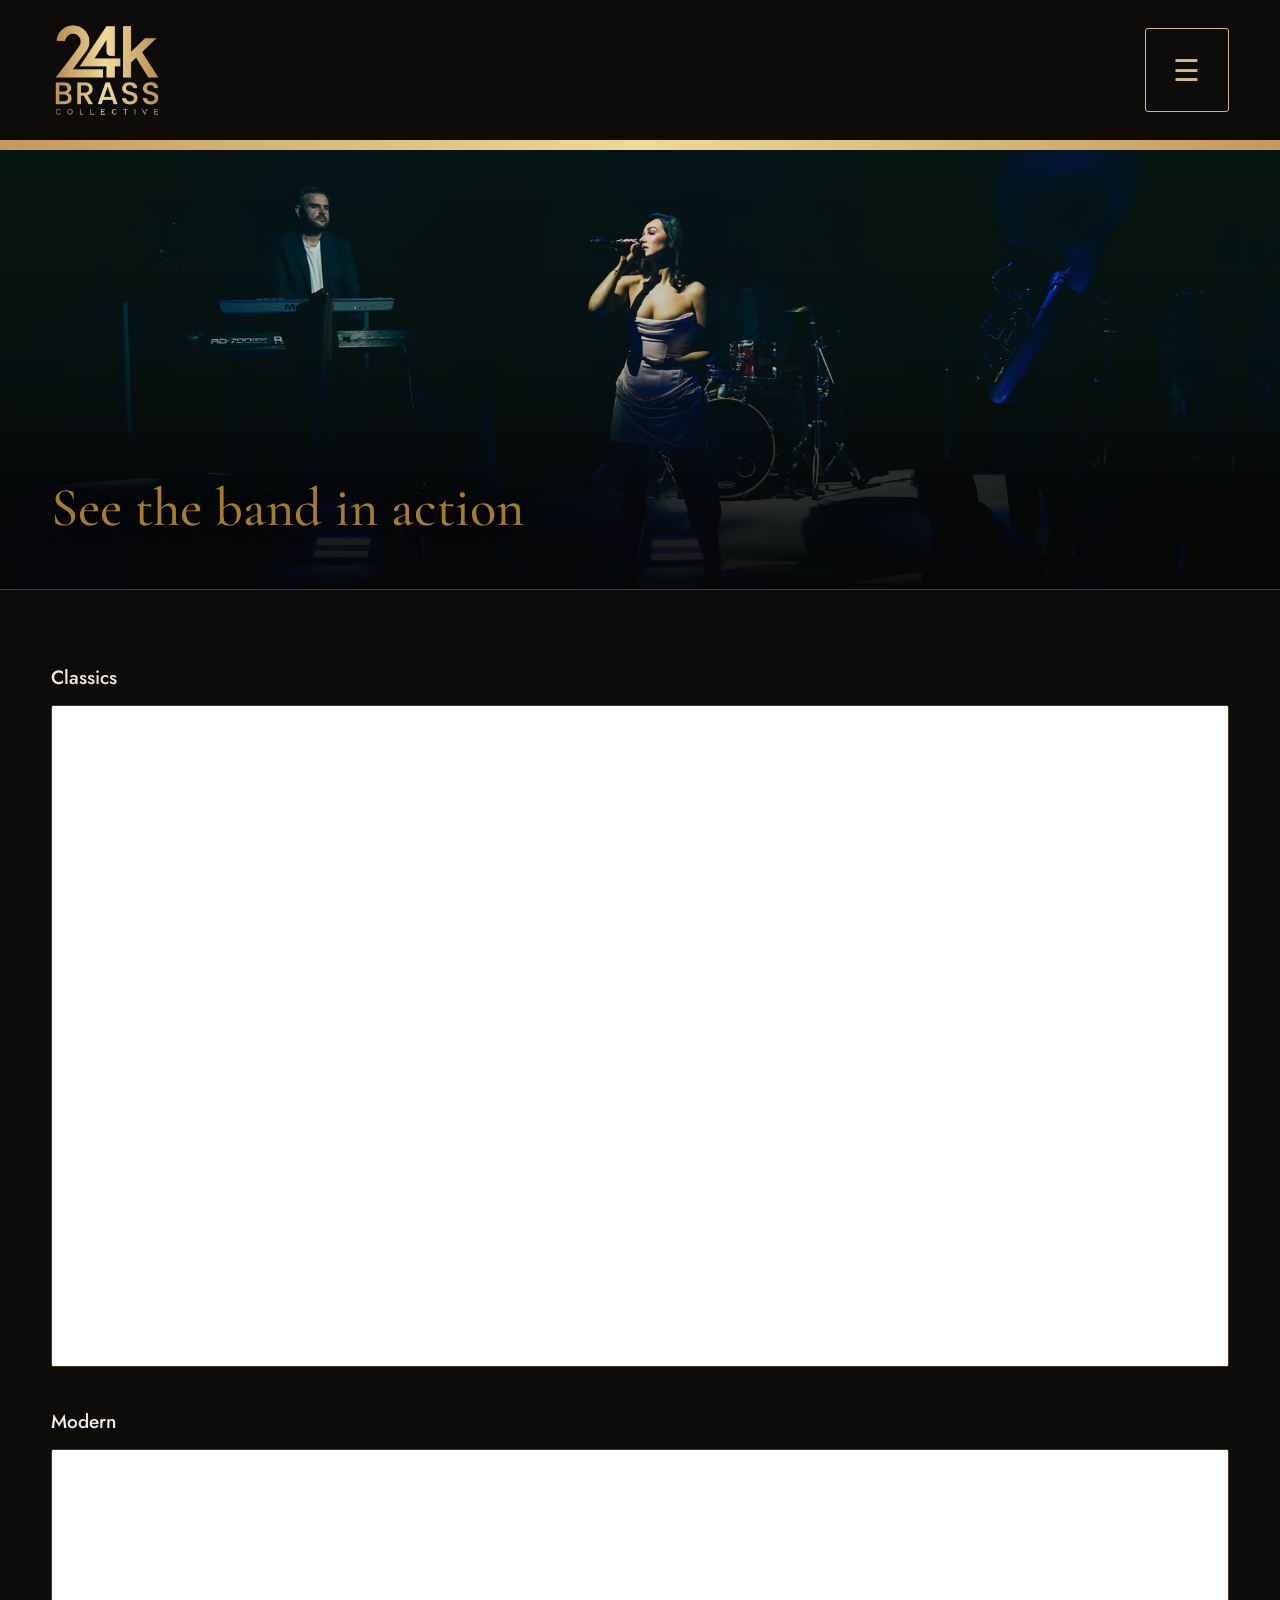
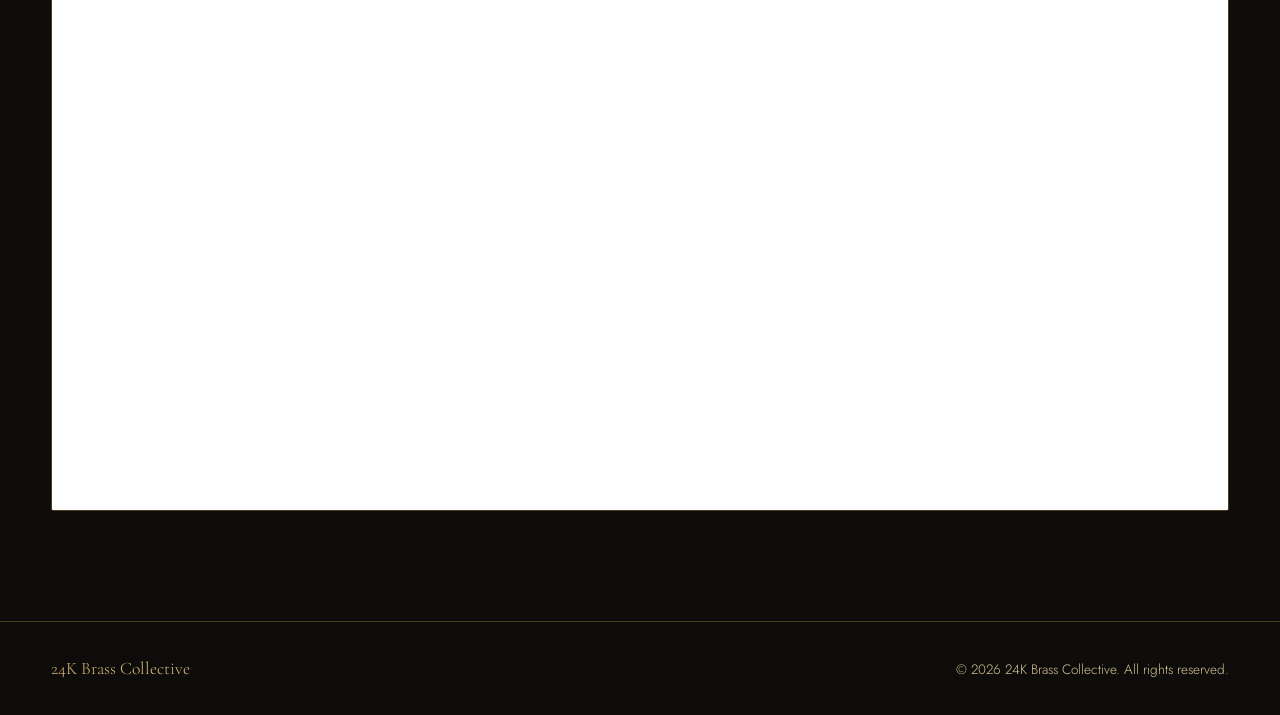
<file: band/video.html>
<!DOCTYPE html>
<html lang="en">
<head>
<meta charset="UTF-8">
<meta name="viewport" content="width=device-width, initial-scale=1.0">
<title>Promo Video — 24K Brass Collective</title>
<link rel="stylesheet" href="../styles.css">
</head>
<body style="background-color:#0d0c0a; margin:0;">

<header class="site-header" style="background-color:#0d0c0a;">
  <a class="brand" href="../index.html">
    <img src="../images/logo.png" alt="24K Brass Collective logo">
  </a>
  <nav class="main-nav">
    <button class="nav-toggle" aria-label="Toggle menu" aria-expanded="false"><span class="bars">☰</span></button>
    <ul>
      <li><a href="../index.html">24K</a></li>
      <li class="nav-group-label"><a href="index.html">24K Brass Collective</a></li>
      <li class="nav-sub"><a href="photos.html">Photos</a></li>
      <li class="nav-sub"><a href="video.html" class="active">Videos</a></li>
      <li class="nav-sub"><a href="contact.html">Contact</a></li>
      <li class="nav-group-label"><a href="../dj/index.html">24K DJ Live</a></li>
      <li class="nav-sub"><a href="../dj/photos.html">Photos</a></li>
      <li class="nav-sub"><a href="../dj/video.html">Videos</a></li>
      <li class="nav-sub"><a href="../dj/contact.html">Contact</a></li>
    </ul>
  </nav>
</header>
<div class="gold-bar"></div>

<section class="hero-page" style="background-image: linear-gradient(to bottom, rgba(6,5,4,.05) 0%, rgba(6,5,4,.2) 45%, rgba(6,5,4,.82) 78%, rgba(6,5,4,.96) 100%), url('../images/hero-videos.jpg');">
  <h1>See the band in action</h1>
</section>

<section>

  <div class="video-item">
    <h3>Classics</h3>
    <div class="video-embed">
      <iframe src="https://www.youtube.com/embed/K0QqMZHK8bU" allow="autoplay; encrypted-media" allowfullscreen title="24K Brass Collective — Classics"></iframe>
    </div>
  </div>

  <div class="video-item">
    <h3>Modern</h3>
    <div class="video-embed">
      <iframe src="https://www.youtube.com/embed/dJGjzmWRXw8" allow="autoplay; encrypted-media" allowfullscreen title="24K Brass Collective — Modern"></iframe>
    </div>
  </div>

</section>

<footer>
  <span class="footer-brand">24K Brass Collective</span>
  <span>&copy; 2026 24K Brass Collective. All rights reserved.</span>
</footer>

<script>
  const toggle = document.querySelector('.nav-toggle');
  const nav = document.querySelector('.main-nav');
  toggle.addEventListener('click', () => {
    nav.classList.toggle('open');
    toggle.setAttribute('aria-expanded', nav.classList.contains('open'));
  });
</script>

</body>
</html>
</file>
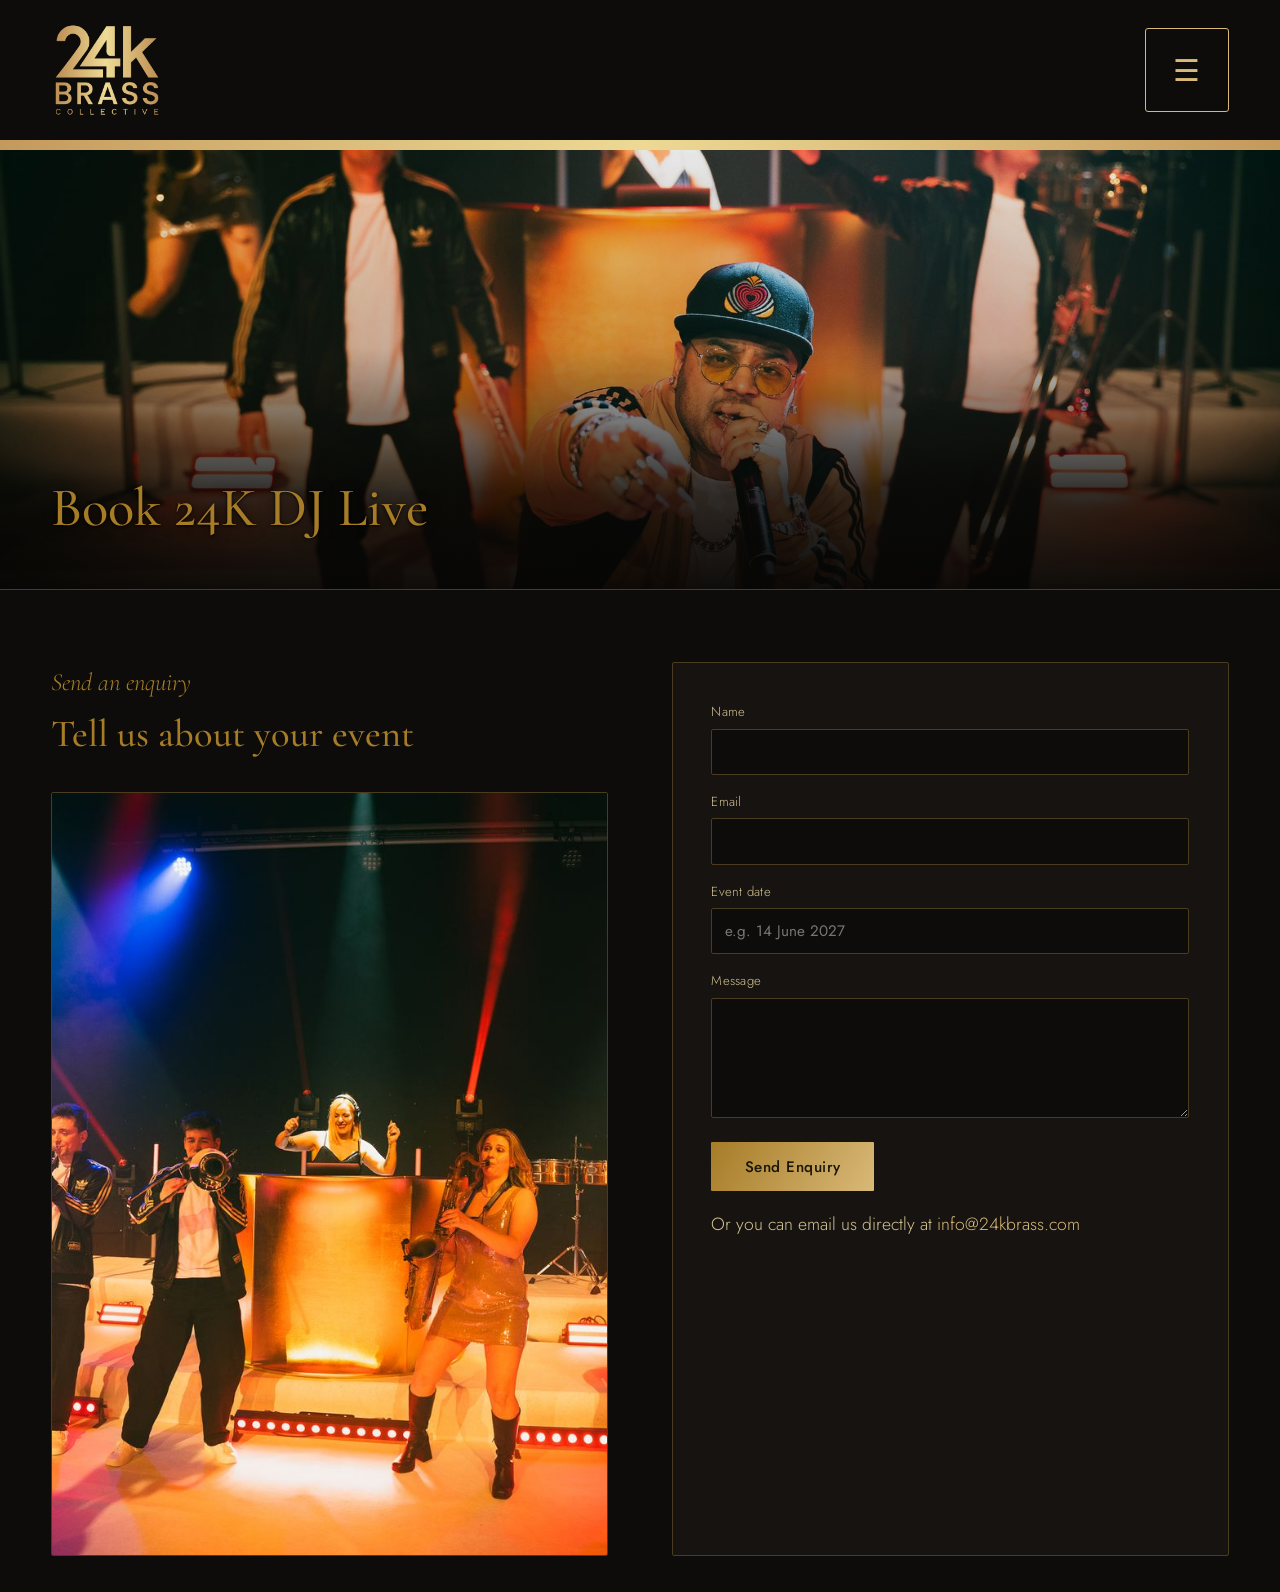
<file: dj/contact.html>
<!DOCTYPE html>
<html lang="en">
<head>
<meta charset="UTF-8">
<meta name="viewport" content="width=device-width, initial-scale=1.0">
<title>Contact — 24K DJ Live</title>
<link rel="stylesheet" href="../styles.css">
</head>
<body style="background-color:#0d0c0a; margin:0;">

<header class="site-header" style="background-color:#0d0c0a;">
  <a class="brand" href="../index.html">
    <img src="../images/logo.png" alt="24K Brass Collective logo">
  </a>
  <nav class="main-nav">
    <button class="nav-toggle" aria-label="Toggle menu" aria-expanded="false"><span class="bars">☰</span></button>
    <ul>
      <li><a href="../index.html">24K</a></li>
      <li class="nav-group-label"><a href="../band/index.html">24K Brass Collective</a></li>
      <li class="nav-sub"><a href="../band/photos.html">Photos</a></li>
      <li class="nav-sub"><a href="../band/video.html">Videos</a></li>
      <li class="nav-sub"><a href="../band/contact.html">Contact</a></li>
      <li class="nav-group-label"><a href="index.html">24K DJ Live</a></li>
      <li class="nav-sub"><a href="photos.html">Photos</a></li>
      <li class="nav-sub"><a href="video.html">Videos</a></li>
      <li class="nav-sub"><a href="contact.html" class="active">Contact</a></li>
    </ul>
  </nav>
</header>
<div class="gold-bar"></div>

<section class="hero-page" style="background-image: linear-gradient(to bottom, rgba(6,5,4,.05) 0%, rgba(6,5,4,.2) 45%, rgba(6,5,4,.82) 78%, rgba(6,5,4,.96) 100%), url('../images/hero-dj.jpg');">
  <h1>Book 24K DJ Live</h1>
</section>

<section>
  <div class="contact-grid">
    <div>
      <span class="eyebrow-line">Send an enquiry</span>
      <h2 class="section-title">Tell us about your event</h2>
      <img class="section-photo" id="contact-photo" src="../images/section-contact-dj.jpg" alt="24K DJ Live performing" style="margin-top:1.6rem;">
    </div>

    <div class="contact-panel">
      <form class="contact-form" id="dj-contact-form" action="https://formspree.io/f/xljdwabb" method="POST">
        <input type="hidden" name="_subject" value="24K DJ Live enquiry">
        <div>
          <label for="dj-name">Name</label>
          <input type="text" id="dj-name" name="name" required>
        </div>
        <div>
          <label for="dj-email">Email</label>
          <input type="email" id="dj-email" name="email" required>
        </div>
        <div>
          <label for="dj-date">Event date</label>
          <input type="text" id="dj-date" name="event_date" placeholder="e.g. 14 June 2027">
        </div>
        <div>
          <label for="dj-message">Message</label>
          <textarea id="dj-message" name="message" required></textarea>
        </div>
        <button type="submit" class="btn filled">Send Enquiry</button>
        <p class="form-status" id="dj-form-status"></p>
      </form>
      <p class="contact-form-note">Or you can email us directly at <a href="mailto:info@24kbrass.com">info@24kbrass.com</a></p>
    </div>
  </div>
</section>

<footer>
  <span class="footer-brand">24K DJ Live</span>
  <span>&copy; 2026 24K Brass Collective. All rights reserved.</span>
</footer>

<script>
  document.querySelectorAll('.nav-toggle').forEach(btn => {
    btn.addEventListener('click', () => {
      const nav = btn.closest('.main-nav');
      nav.classList.toggle('open');
    });
  });
  document.addEventListener('click', (e) => {
    document.querySelectorAll('.main-nav.open').forEach(nav => {
      if (!nav.contains(e.target)) nav.classList.remove('open');
    });
  });

  // Match the contact photo's height to the form panel's rendered height,
  // so it never runs past it — only on wide screens where they sit side by side.
  function matchContactPhotoHeight() {
    const photo = document.getElementById('contact-photo');
    const panel = document.querySelector('.contact-panel');
    if (!photo || !panel) return;
    if (window.innerWidth > 800) {
      photo.style.height = panel.offsetHeight + 'px';
    } else {
      photo.style.height = '';
    }
  }
  window.addEventListener('load', matchContactPhotoHeight);
  window.addEventListener('resize', matchContactPhotoHeight);

  // Submit straight to Formspree via fetch, no mail app needed.
  const djForm = document.getElementById('dj-contact-form');
  const djStatus = document.getElementById('dj-form-status');
  djForm.addEventListener('submit', function (e) {
    e.preventDefault();
    const dateVal = document.getElementById('dj-date').value;
    djForm.querySelector('input[name="_subject"]').value = dateVal
      ? `24K DJ Live enquiry \u2014 ${dateVal}`
      : '24K DJ Live enquiry';
    const submitBtn = djForm.querySelector('button[type="submit"]');
    submitBtn.disabled = true;
    djStatus.classList.remove('show', 'error');
    fetch(djForm.action, {
      method: 'POST',
      body: new FormData(djForm),
      headers: { Accept: 'application/json' }
    }).then((response) => {
      submitBtn.disabled = false;
      if (response.ok) {
        djForm.reset();
        djStatus.textContent = "Thanks — we've got your enquiry and will be in touch soon.";
        djStatus.classList.add('show');
      } else {
        djStatus.textContent = 'Something went wrong sending that — please try again, or email us directly below.';
        djStatus.classList.add('show', 'error');
      }
    }).catch(() => {
      submitBtn.disabled = false;
      djStatus.textContent = 'Something went wrong sending that — please try again, or email us directly below.';
      djStatus.classList.add('show', 'error');
    });
  });
</script>

</body>
</html>
</file>
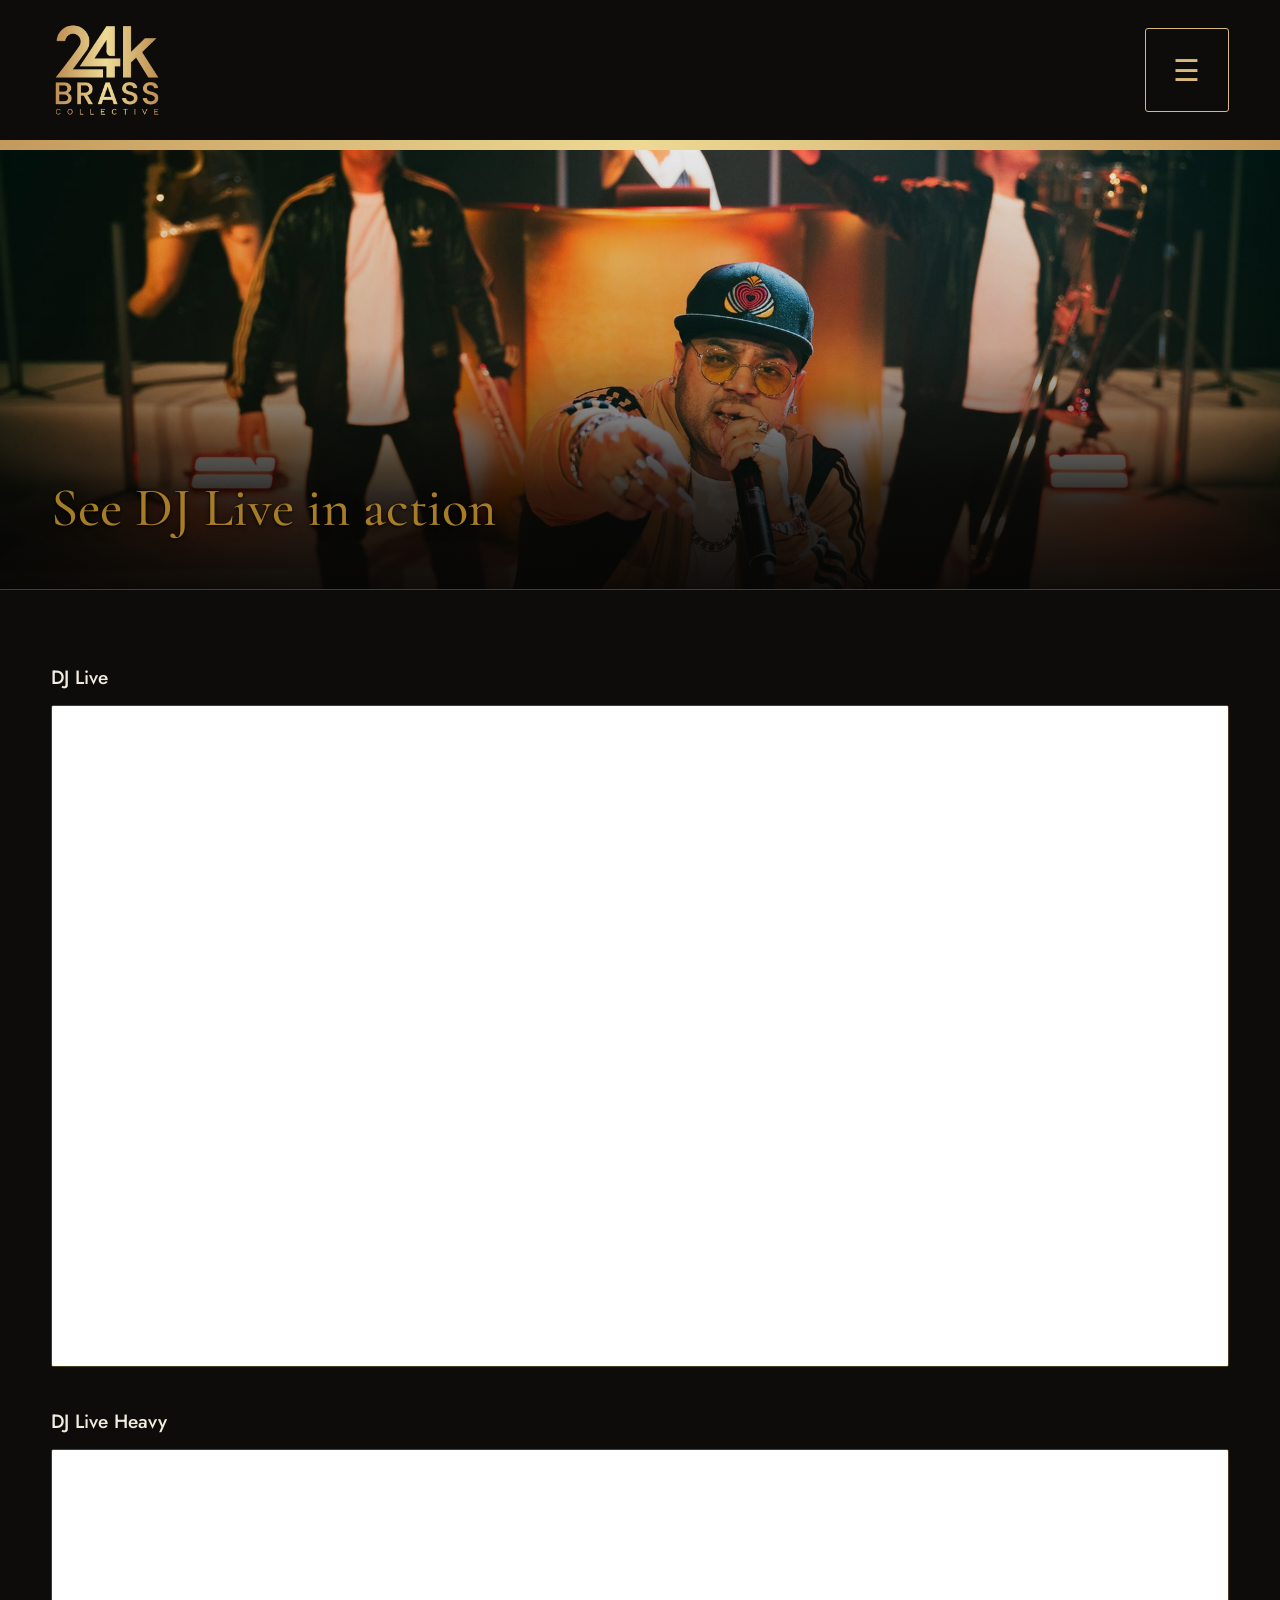
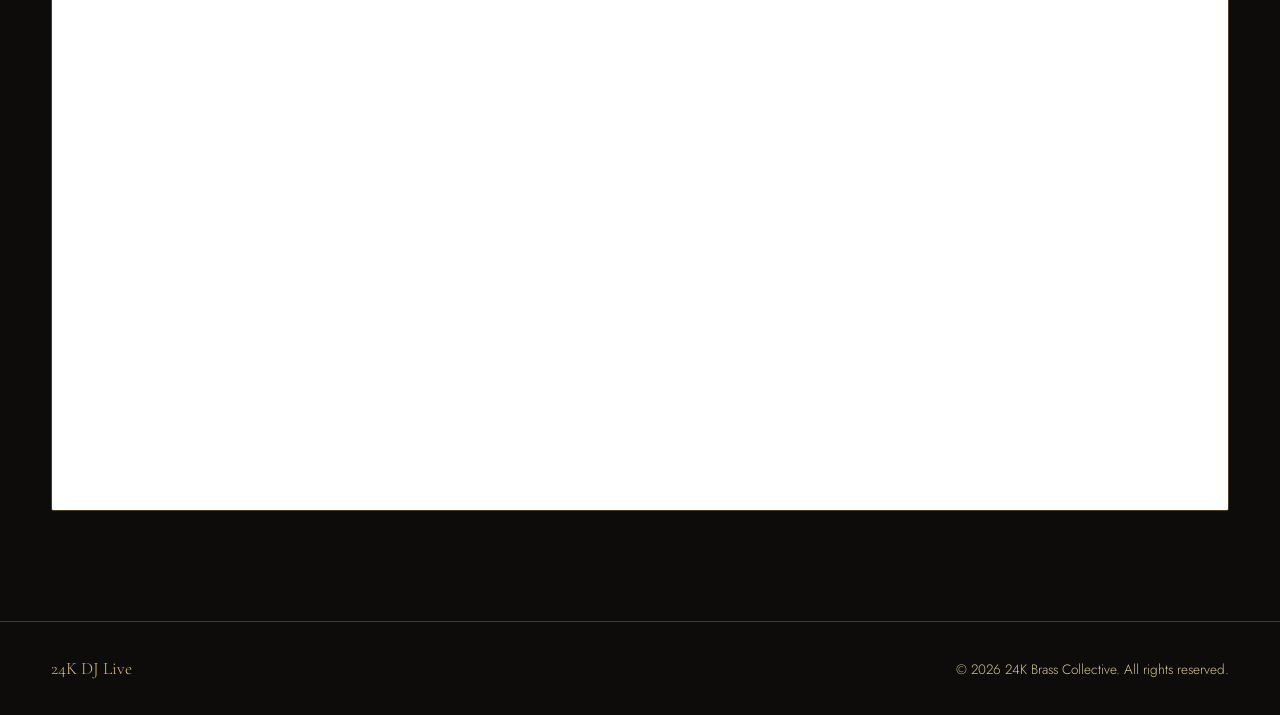
<file: dj/video.html>
<!DOCTYPE html>
<html lang="en">
<head>
<meta charset="UTF-8">
<meta name="viewport" content="width=device-width, initial-scale=1.0">
<title>Videos — 24K DJ Live</title>
<link rel="stylesheet" href="../styles.css">
</head>
<body style="background-color:#0d0c0a; margin:0;">

<header class="site-header" style="background-color:#0d0c0a;">
  <a class="brand" href="../index.html">
    <img src="../images/logo.png" alt="24K Brass Collective logo">
  </a>
  <nav class="main-nav">
    <button class="nav-toggle" aria-label="Toggle menu" aria-expanded="false"><span class="bars">☰</span></button>
    <ul>
      <li><a href="../index.html">24K</a></li>
      <li class="nav-group-label"><a href="../band/index.html">24K Brass Collective</a></li>
      <li class="nav-sub"><a href="../band/photos.html">Photos</a></li>
      <li class="nav-sub"><a href="../band/video.html">Videos</a></li>
      <li class="nav-sub"><a href="../band/contact.html">Contact</a></li>
      <li class="nav-group-label"><a href="index.html">24K DJ Live</a></li>
      <li class="nav-sub"><a href="photos.html">Photos</a></li>
      <li class="nav-sub"><a href="video.html" class="active">Videos</a></li>
      <li class="nav-sub"><a href="contact.html">Contact</a></li>
    </ul>
  </nav>
</header>
<div class="gold-bar"></div>

<section class="hero-page" style="background-image: linear-gradient(to bottom, rgba(6,5,4,.05) 0%, rgba(6,5,4,.2) 45%, rgba(6,5,4,.82) 78%, rgba(6,5,4,.96) 100%), url('../images/hero-dj.jpg');">
  <h1>See DJ Live in action</h1>
</section>

<section>

  <div class="video-item">
    <h3>DJ Live</h3>
    <div class="video-embed">
      <iframe src="https://www.youtube.com/embed/H--lTV_y2_g" allow="autoplay; encrypted-media" allowfullscreen title="24K DJ Live"></iframe>
    </div>
  </div>

  <div class="video-item">
    <h3>DJ Live Heavy</h3>
    <div class="video-embed">
      <iframe src="https://www.youtube.com/embed/vpVxa757iM0" allow="autoplay; encrypted-media" allowfullscreen title="24K DJ Live Heavy"></iframe>
    </div>
  </div>

</section>

<footer>
  <span class="footer-brand">24K DJ Live</span>
  <span>&copy; 2026 24K Brass Collective. All rights reserved.</span>
</footer>

<script>
  document.querySelectorAll('.nav-toggle').forEach(btn => {
    btn.addEventListener('click', () => {
      const nav = btn.closest('.main-nav');
      nav.classList.toggle('open');
    });
  });
  document.addEventListener('click', (e) => {
    document.querySelectorAll('.main-nav.open').forEach(nav => {
      if (!nav.contains(e.target)) nav.classList.remove('open');
    });
  });
</script>

</body>
</html>
</file>
<file: styles.css>
/* ===================================================
   24K Brass Collective — shared styles
=================================================== */

@import url('https://fonts.googleapis.com/css2?family=Cormorant+Garamond:ital,wght@0,400;0,500;0,600;1,400&family=Jost:wght@300;400;500;600&family=Montserrat:wght@700;800;900&display=swap');

:root {
  --bg: #0d0c0a;
  --bg-panel: #161310;
  --gold-bright: #d9b978;
  --gold-deep: #a67c27;
  --gold-line: #4a3c1e;
  --cream: #f1ece0;
  --muted: #d3c393;
  --gap: clamp(1.5rem, 4vw, 4rem);
}

* { box-sizing: border-box; }

html {
  scroll-behavior: smooth;
  background: var(--bg);
  color-scheme: dark;
}

body {
  margin: 0;
  background: var(--bg);
  color: var(--cream);
  font-family: 'Jost', sans-serif;
  font-weight: 300;
  line-height: 1.65;
  -webkit-font-smoothing: antialiased;
  min-height: 100vh;
}

h1, h2, h3, .display {
  font-family: 'Cormorant Garamond', serif;
  font-weight: 500;
  color: var(--gold-deep);
  margin: 0;
}

a { color: inherit; text-decoration: none; }
a:focus-visible, button:focus-visible { outline: 2px solid var(--gold-bright); outline-offset: 3px; }

img { max-width: 100%; display: block; }

.gold-text {
  background: linear-gradient(120deg, var(--gold-deep), var(--gold-bright) 55%, var(--gold-deep));
  -webkit-background-clip: text;
  background-clip: text;
  color: transparent;
}

/* ---------- header / nav ---------- */

.site-header {
  position: sticky;
  top: 0;
  z-index: 50;
  display: flex;
  align-items: center;
  justify-content: space-between;
  height: 140px;
  padding: 0 var(--gap);
  background: var(--bg);
}

.site-header.centered { justify-content: flex-end; position: relative; }
.site-header.centered .brand { position: absolute; left: 50%; transform: translateX(-50%); }

.gold-bar {
  height: 10px;
  width: 100%;
  background: linear-gradient(90deg, #c4995c 0%, #dabb7a 25%, #edd994 50%, #d9b978 75%, #c4995c 100%);
}

.brand {
  display: flex;
  align-items: center;
  gap: 0.7rem;
  height: 100%;
  font-family: 'Cormorant Garamond', serif;
  font-size: 1.35rem;
  letter-spacing: 0.02em;
}

.brand img { height: 70%; width: auto; display: block; }

/* Nav is a compact dropdown on every screen size: a hamburger button
   that reveals a small anchored panel, never a full-page overlay. */

nav.main-nav {
  position: relative;
}

nav.main-nav ul {
  list-style: none;
  margin: 0;
  padding: 0.6rem;
  display: flex;
  flex-direction: column;
  gap: 0.2rem;

  position: absolute;
  top: calc(100% + 10px);
  right: 0;
  min-width: 230px;
  background: var(--bg-panel);
  border: 1px solid var(--gold-line);
  border-radius: 3px;
  box-shadow: 0 12px 28px rgba(0, 0, 0, 0.45);

  opacity: 0;
  visibility: hidden;
  transform: translateY(-6px);
  transition: opacity 0.18s ease, transform 0.18s ease, visibility 0.18s;
}

nav.main-nav.open ul {
  opacity: 1;
  visibility: visible;
  transform: translateY(0);
}

nav.main-nav a {
  display: block;
  font-size: 0.98rem;
  color: var(--cream);
  padding: 0.65rem 0.9rem;
  border-radius: 2px;
  transition: background 0.15s ease, color 0.15s ease;
}

nav.main-nav a:hover,
nav.main-nav a.active {
  color: var(--gold-bright);
  background: rgba(232, 199, 102, 0.08);
}

nav.main-nav li.nav-group-label {
  margin-top: 0.5rem;
  padding-top: 0.5rem;
  border-top: 1px solid var(--gold-line);
}

nav.main-nav li.nav-group-label:first-child {
  margin-top: 0;
  padding-top: 0;
  border-top: none;
}

nav.main-nav .nav-group-label a {
  font-family: 'Cormorant Garamond', serif;
  font-weight: 600;
  font-size: 1.05rem;
  color: var(--gold-bright);
}

nav.main-nav .nav-sub a {
  padding-left: 1.6rem;
  font-size: 0.88rem;
  color: var(--muted);
}

.nav-toggle {
  display: flex;
  align-items: center;
  justify-content: center;
  width: clamp(56px, 14vw, 84px);
  height: clamp(56px, 14vw, 84px);
  background: var(--bg);
  border: 1px solid var(--gold-bright);
  color: var(--gold-bright);
  padding: 0;
  border-radius: 3px;
  cursor: pointer;
  transition: background 0.2s ease, color 0.2s ease;
}

.nav-toggle:hover { background: var(--gold-bright); color: #1a1508; }

.nav-toggle .bars { font-size: clamp(1.3rem, 3.2vw, 1.9rem); line-height: 1; }

/* ---------- hero ---------- */

.hero {
  min-height: min(78vh, 640px);
  display: flex;
  flex-direction: column;
  justify-content: flex-end;
  padding: clamp(2rem, 6vw, 3.5rem) var(--gap) clamp(2.5rem, 7vw, 4rem);
  text-align: center;
  border-bottom: 1px solid var(--gold-line);
  background-color: var(--bg);
  background-size: cover;
  background-position: center;
  background-repeat: no-repeat;
  text-shadow: 0 2px 14px rgba(0, 0, 0, 0.7), 0 1px 3px rgba(0, 0, 0, 0.9);
}

.hero .logo-mark {
  width: min(340px, 70vw);
  margin: 0 auto 1.8rem;
}

.hero .tagline {
  font-family: 'Cormorant Garamond', serif;
  font-style: italic;
  font-size: clamp(1.1rem, 2.2vw, 1.5rem);
  color: var(--gold-deep);
  letter-spacing: 0.02em;
  margin-bottom: 1.4rem;
}

.hero p.lede {
  max-width: 62ch;
  margin: 0 auto;
  color: var(--gold-bright);
  font-size: clamp(1rem, 1.6vw, 1.15rem);
}

.hero-page {
  min-height: min(52vh, 440px);
  display: flex;
  flex-direction: column;
  justify-content: flex-end;
  padding: clamp(2rem, 6vw, 3rem) var(--gap) clamp(1.6rem, 4vw, 2.2rem);
  border-bottom: 1px solid var(--gold-line);
  background-color: var(--bg);
  background-size: cover;
  background-position: center;
  background-repeat: no-repeat;
  text-shadow: 0 2px 14px rgba(0, 0, 0, 0.7), 0 1px 3px rgba(0, 0, 0, 0.9);
}

.hero-page h1 { font-size: clamp(2.2rem, 5vw, 3.4rem); }
.hero-page .kicker {
  color: var(--gold-deep);
  font-family: 'Cormorant Garamond', serif;
  font-style: italic;
  font-size: 1.15rem;
  margin-bottom: 0.6rem;
  display: block;
}

/* ---------- buttons ---------- */

.btn {
  display: inline-block;
  padding: 0.85rem 2.1rem;
  border: 1px solid var(--gold-bright);
  color: var(--gold-bright);
  font-size: 0.95rem;
  font-weight: 500;
  letter-spacing: 0.03em;
  border-radius: 1px;
  text-shadow: none;
  transition: background 0.25s ease, color 0.25s ease;
}

.btn:hover { background: var(--gold-bright); color: #1a1508; }

.btn.filled {
  background: linear-gradient(120deg, var(--gold-deep), var(--gold-bright));
  color: #1a1508;
  border-color: transparent;
}

.btn.filled:hover { filter: brightness(1.08); }

/* ---------- sections / layout ---------- */

section {
  padding: clamp(2.6rem, 6vw, 4.5rem) var(--gap);
}

.section-divider {
  border: 0;
  border-top: 1px solid var(--gold-line);
  margin: 0;
}

.two-col {
  display: grid;
  grid-template-columns: 1.1fr 1.4fr;
  gap: clamp(2rem, 5vw, 4rem);
  align-items: start;
}

@media (max-width: 800px) {
  .two-col { grid-template-columns: 1fr; }
}

.eyebrow-line {
  font-family: 'Cormorant Garamond', serif;
  font-style: italic;
  color: var(--gold-deep);
  font-size: clamp(1.2rem, 2vw, 1.55rem);
  margin-bottom: 0.5rem;
}

h2.section-title {
  font-size: clamp(1.7rem, 3.4vw, 2.4rem);
  margin-bottom: 1.1rem;
}

.prose p { color: var(--gold-bright); margin: 0 0 1.1em; max-width: 68ch; }
.prose p:last-child { margin-bottom: 0; }

/* ---------- lineup / roster ---------- */

.roster-grid {
  display: grid;
  grid-template-columns: repeat(auto-fit, minmax(150px, 1fr));
  gap: 1.6rem 1.2rem;
  margin-top: 1.6rem;
}

.roster-item {
  border-top: 1px solid var(--gold-line);
  padding-top: 0.8rem;
}

.roster-item .role {
  font-family: 'Cormorant Garamond', serif;
  font-size: 1.25rem;
  color: var(--gold-deep);
}

/* ---------- credits list ---------- */

.credits-block { margin-top: 1.6rem; }

@media (min-width: 700px) {
  .credits-block {
    display: grid;
    grid-template-columns: 1fr 1fr;
    column-gap: 3rem;
    row-gap: 0.5rem;
  }
}

.credits-block h3 {
  font-size: 1.15rem;
  color: var(--gold-deep);
  margin-bottom: 0.5rem;
  font-family: 'Jost', sans-serif;
  font-weight: 500;
  letter-spacing: 0.02em;
}
.credits-block p {
  color: var(--cream);
  margin: 0 0 1.5rem;
  max-width: 74ch;
}

/* ---------- photo galleries ---------- */

.gallery-set {
  margin-bottom: clamp(2.5rem, 5vw, 3.5rem);
}

.gallery-set-header {
  display: flex;
  align-items: baseline;
  justify-content: space-between;
  flex-wrap: wrap;
  gap: 0.6rem;
  border-bottom: 1px solid var(--gold-line);
  padding-bottom: 0.7rem;
  margin-bottom: 1.4rem;
}

.gallery-set-header h2 { font-size: 1.6rem; }
.gallery-set-header .count { color: var(--muted); font-size: 0.88rem; }

.gallery-grid {
  display: grid;
  grid-template-columns: repeat(auto-fill, minmax(220px, 1fr));
  gap: 1rem;
}

.photo-slot {
  aspect-ratio: 4 / 3;
  border: 1px dashed var(--gold-line);
  background: var(--bg-panel);
  display: flex;
  align-items: center;
  justify-content: center;
  text-align: center;
  color: var(--muted);
  font-size: 0.82rem;
  padding: 0.8rem;
  border-radius: 2px;
}

.photo-slot span { display: block; }
.photo-slot .slot-label { color: var(--gold-bright); font-family: 'Cormorant Garamond', serif; font-size: 1rem; margin-bottom: 0.3rem; }

/* ---------- video page ---------- */

.video-slot {
  aspect-ratio: 16 / 9;
  width: 100%;
  border: 1px dashed var(--gold-line);
  background: var(--bg-panel);
  display: flex;
  align-items: center;
  justify-content: center;
  text-align: center;
  color: var(--muted);
  font-size: 0.9rem;
  border-radius: 2px;
  padding: 1.5rem;
}

.video-slot .slot-label { color: var(--gold-bright); font-family: 'Cormorant Garamond', serif; font-size: 1.2rem; margin-bottom: 0.4rem; }

.video-item { margin-bottom: 2.4rem; }
.video-item h3 { font-size: 1.2rem; margin-bottom: 0.7rem; color: var(--cream); font-family: 'Jost'; font-weight: 500; }

/* ---------- contact ---------- */

.contact-grid {
  display: grid;
  grid-template-columns: 1fr 1fr;
  gap: clamp(2rem, 5vw, 4rem);
}

@media (max-width: 800px) {
  .contact-grid { grid-template-columns: 1fr; }
}

.enquiry-list { list-style: none; padding: 0; margin: 1.4rem 0 0; }
.enquiry-list li {
  padding: 0.7rem 0;
  border-bottom: 1px solid var(--gold-line);
  color: var(--gold-bright);
  display: flex;
  gap: 0.8rem;
}
.enquiry-list li::before {
  content: '';
  width: 6px; height: 6px;
  margin-top: 0.5em;
  background: var(--gold-bright);
  flex-shrink: 0;
  border-radius: 50%;
}

.contact-panel {
  background: var(--bg-panel);
  border: 1px solid var(--gold-line);
  padding: clamp(1.6rem, 4vw, 2.4rem);
  border-radius: 2px;
}

.contact-panel a.email {
  font-family: 'Cormorant Garamond', serif;
  font-size: 1.4rem;
  color: var(--gold-deep);
  word-break: break-word;
}

.contact-panel .field-note { color: var(--cream); font-size: 0.85rem; margin-top: 1.6rem; }

/* ---------- landing / hub page ---------- */

.landing-masthead {
  padding: clamp(2.5rem, 8vw, 5rem) var(--gap) clamp(1.5rem, 4vw, 2.5rem);
  text-align: center;
}

.make-it-24k {
  font-family: 'Cormorant Garamond', serif;
  font-style: normal;
  font-weight: 600;
  color: var(--gold-bright);
  font-size: clamp(2rem, 6vw, 3.2rem);
  letter-spacing: 0.02em;
  margin: 0;
}

.offer-grid {
  display: grid;
  grid-template-columns: 1fr 1fr;
  gap: 1.4rem;
  padding: 0 var(--gap) clamp(3rem, 8vw, 5rem);
  max-width: 1200px;
  margin: 0 auto;
}

@media (max-width: 760px) {
  .offer-grid { grid-template-columns: 1fr; }
}

.offer-card {
  position: relative;
  display: flex;
  flex-direction: column;
  justify-content: flex-end;
  min-height: clamp(300px, 42vw, 380px);
  padding: clamp(1.6rem, 4vw, 2.4rem);
  border: 1px solid var(--gold-line);
  border-radius: 3px;
  background-size: cover;
  background-position: center;
  background-repeat: no-repeat;
  text-align: center;
  text-shadow: 0 2px 14px rgba(0, 0, 0, 0.7), 0 1px 3px rgba(0, 0, 0, 0.9);
  transition: border-color 0.2s ease;
  overflow: hidden;
}

.offer-card::after {
  content: '';
  position: absolute;
  inset: 0;
  background: rgba(6, 5, 4, 0);
  transition: background 0.35s ease;
  pointer-events: none;
}

.offer-card:hover::after,
.offer-card:focus-visible::after,
.offer-card.in-view::after {
  background: rgba(6, 5, 4, 0.6);
}

.offer-card:hover { border-color: var(--gold-bright); }

.offer-card h2 {
  position: absolute;
  top: clamp(1.6rem, 4vw, 2.4rem);
  left: clamp(1.6rem, 4vw, 2.4rem);
  right: clamp(1.6rem, 4vw, 2.4rem);
  z-index: 2;
  font-family: 'Cormorant Garamond', serif;
  font-weight: 600;
  font-size: clamp(1.8rem, 4vw, 2.3rem);
  color: var(--gold-bright);
  margin: 0;
}

.offer-card p {
  position: relative;
  z-index: 2;
  align-self: center;
  color: var(--gold-bright);
  max-width: 42ch;
  margin: 0 0 1.4rem;
}

.offer-card .btn { position: relative; z-index: 2; align-self: center; }

footer {
  border-top: 1px solid var(--gold-line);
  padding: 2rem var(--gap);
  display: flex;
  align-items: center;
  justify-content: space-between;
  flex-wrap: wrap;
  gap: 1rem;
  color: var(--muted);
  font-size: 0.85rem;
}

footer .footer-brand {
  font-family: 'Cormorant Garamond', serif;
  color: var(--gold-bright);
  font-size: 1.1rem;
}

/* ---------- photo breaks (page-content galleries) ---------- */

.photo-break {
  width: 100%;
  overflow: hidden;
  border-top: 1px solid var(--gold-line);
  border-bottom: 1px solid var(--gold-line);
}

.photo-break img {
  width: 100%;
  display: block;
  height: clamp(240px, 42vw, 460px);
  object-fit: cover;
  object-position: center 30%;
}

.photo-grid {
  display: grid;
  gap: 0.7rem;
  padding: clamp(1.6rem, 4vw, 2.6rem) var(--gap);
  max-width: 1200px;
  margin: 0 auto;
}

.photo-grid.cols-2 { grid-template-columns: 1fr 1fr; }
.photo-grid.cols-3 { grid-template-columns: repeat(3, 1fr); }

.photo-grid img {
  width: 100%;
  height: clamp(200px, 26vw, 300px);
  object-fit: cover;
  border: 1px solid var(--gold-line);
  border-radius: 2px;
  display: block;
}

@media (max-width: 700px) {
  .photo-grid.cols-3 { grid-template-columns: 1fr 1fr; }
  .photo-grid.cols-3 img:last-child { grid-column: span 2; height: clamp(180px, 40vw, 260px); }
  .photo-grid.cols-2 { grid-template-columns: 1fr; }
}

/* ---------- gallery carousel ---------- */

.gallery-carousel {
  display: flex;
  gap: 1rem;
  overflow-x: auto;
  scroll-snap-type: x mandatory;
  padding-bottom: 0.6rem;
  margin-left: calc(-1 * var(--gap));
  margin-right: calc(-1 * var(--gap));
  width: calc(100% + 2 * var(--gap));
  padding-left: calc(50% - min(140px, 36vw));
  padding-right: calc(50% - min(140px, 36vw));
  scroll-padding-inline: calc(50% - min(140px, 36vw));
  -webkit-overflow-scrolling: touch;
  scrollbar-width: thin;
  scrollbar-color: var(--gold-line) transparent;
}

.gallery-carousel::-webkit-scrollbar { height: 6px; }
.gallery-carousel::-webkit-scrollbar-track { background: transparent; }
.gallery-carousel::-webkit-scrollbar-thumb { background: var(--gold-line); border-radius: 3px; }

.gallery-carousel .photo-slot,
.gallery-carousel img {
  flex: 0 0 auto;
  width: min(460px, 72vw);
  height: clamp(200px, 54vw, 345px);
  scroll-snap-align: center;
}

.gallery-carousel img {
  object-fit: cover;
  border: 1px solid var(--gold-line);
  cursor: zoom-in;
  border-radius: 2px;
  display: block;
}

/* ---------- real video embed (replaces placeholder video-slot) ---------- */

.video-embed {
  position: relative;
  width: 100%;
  aspect-ratio: 16 / 9;
  border: 1px solid var(--gold-line);
  border-radius: 2px;
  overflow: hidden;
  background: var(--bg-panel);
}

.video-embed iframe {
  position: absolute;
  top: 0; left: 0;
  width: 100%;
  height: 100%;
  border: 0;
}

/* ---------- contact form ---------- */

.contact-form { display: flex; flex-direction: column; gap: 1rem; }

.contact-form label {
  display: block;
  font-size: 0.82rem;
  color: var(--muted);
  margin-bottom: 0.35rem;
  letter-spacing: 0.02em;
}

.contact-form input,
.contact-form textarea {
  width: 100%;
  background: var(--bg);
  border: 1px solid var(--gold-line);
  border-radius: 2px;
  padding: 0.7rem 0.8rem;
  color: var(--cream);
  font-family: 'Jost', sans-serif;
  font-size: 0.95rem;
  box-sizing: border-box;
}

.contact-form input:focus,
.contact-form textarea:focus {
  outline: none;
  border-color: var(--gold-bright);
}

.contact-form textarea { resize: vertical; min-height: 120px; }

.contact-form .btn {
  align-self: flex-start;
  border: none;
  cursor: pointer;
  font-family: inherit;
}

.contact-form-note {
  color: var(--muted);
  font-size: 1.1rem;
  margin-top: 1.2rem;
}

.contact-form-note a { color: var(--gold-bright); }

/* ---------- inline section photo (text + image side by side) ---------- */

.section-photo {
  width: 100%;
  height: 100%;
  min-height: 240px;
  object-fit: cover;
  border: 1px solid var(--gold-line);
  border-radius: 2px;
  display: block;
}

/* ---------- carousel arrows ---------- */

.carousel-wrap { position: relative; }

.carousel-arrow {
  position: absolute;
  top: 50%;
  transform: translateY(-50%);
  z-index: 5;
  width: 44px;
  height: 44px;
  border-radius: 50%;
  border: 1px solid var(--gold-bright);
  background: rgba(13, 12, 10, 0.6);
  color: var(--gold-bright);
  font-size: 1.3rem;
  display: flex;
  align-items: center;
  justify-content: center;
  cursor: pointer;
  transition: background 0.2s ease, color 0.2s ease;
}

.carousel-arrow:hover { background: var(--gold-bright); color: #1a1508; }

.carousel-arrow.prev { left: 0.5rem; }
.carousel-arrow.next { right: 0.5rem; }

@media (max-width: 600px) {
  .carousel-arrow { width: 36px; height: 36px; font-size: 1.05rem; }
}

/* ---------- lightbox ---------- */

.lightbox {
  position: fixed;
  inset: 0;
  z-index: 200;
  background: rgba(6, 5, 4, 0.94);
  display: none;
  align-items: center;
  justify-content: center;
  padding: 0.75rem;
  cursor: zoom-out;
}

.lightbox.open { display: flex; }

.lightbox img {
  max-width: 100%;
  max-height: 100%;
  border: 1px solid var(--gold-line);
  border-radius: 2px;
}

.lightbox-close {
  position: absolute;
  top: 1.2rem;
  right: 1.4rem;
  width: 42px;
  height: 42px;
  border-radius: 50%;
  border: 1px solid var(--gold-bright);
  background: rgba(13, 12, 10, 0.7);
  color: var(--gold-bright);
  font-size: 1.4rem;
  display: flex;
  align-items: center;
  justify-content: center;
  cursor: pointer;
}

/* ---------- form submit states ---------- */

.form-status {
  display: none;
  padding: 1rem 1.2rem;
  border: 1px solid var(--gold-line);
  border-radius: 2px;
  color: var(--gold-bright);
  font-size: 1rem;
}

.form-status.show { display: block; }

.form-status.error { color: #e88a6c; border-color: #6b3a2a; }

.contact-form button[disabled] { opacity: 0.6; cursor: not-allowed; }
</file>
